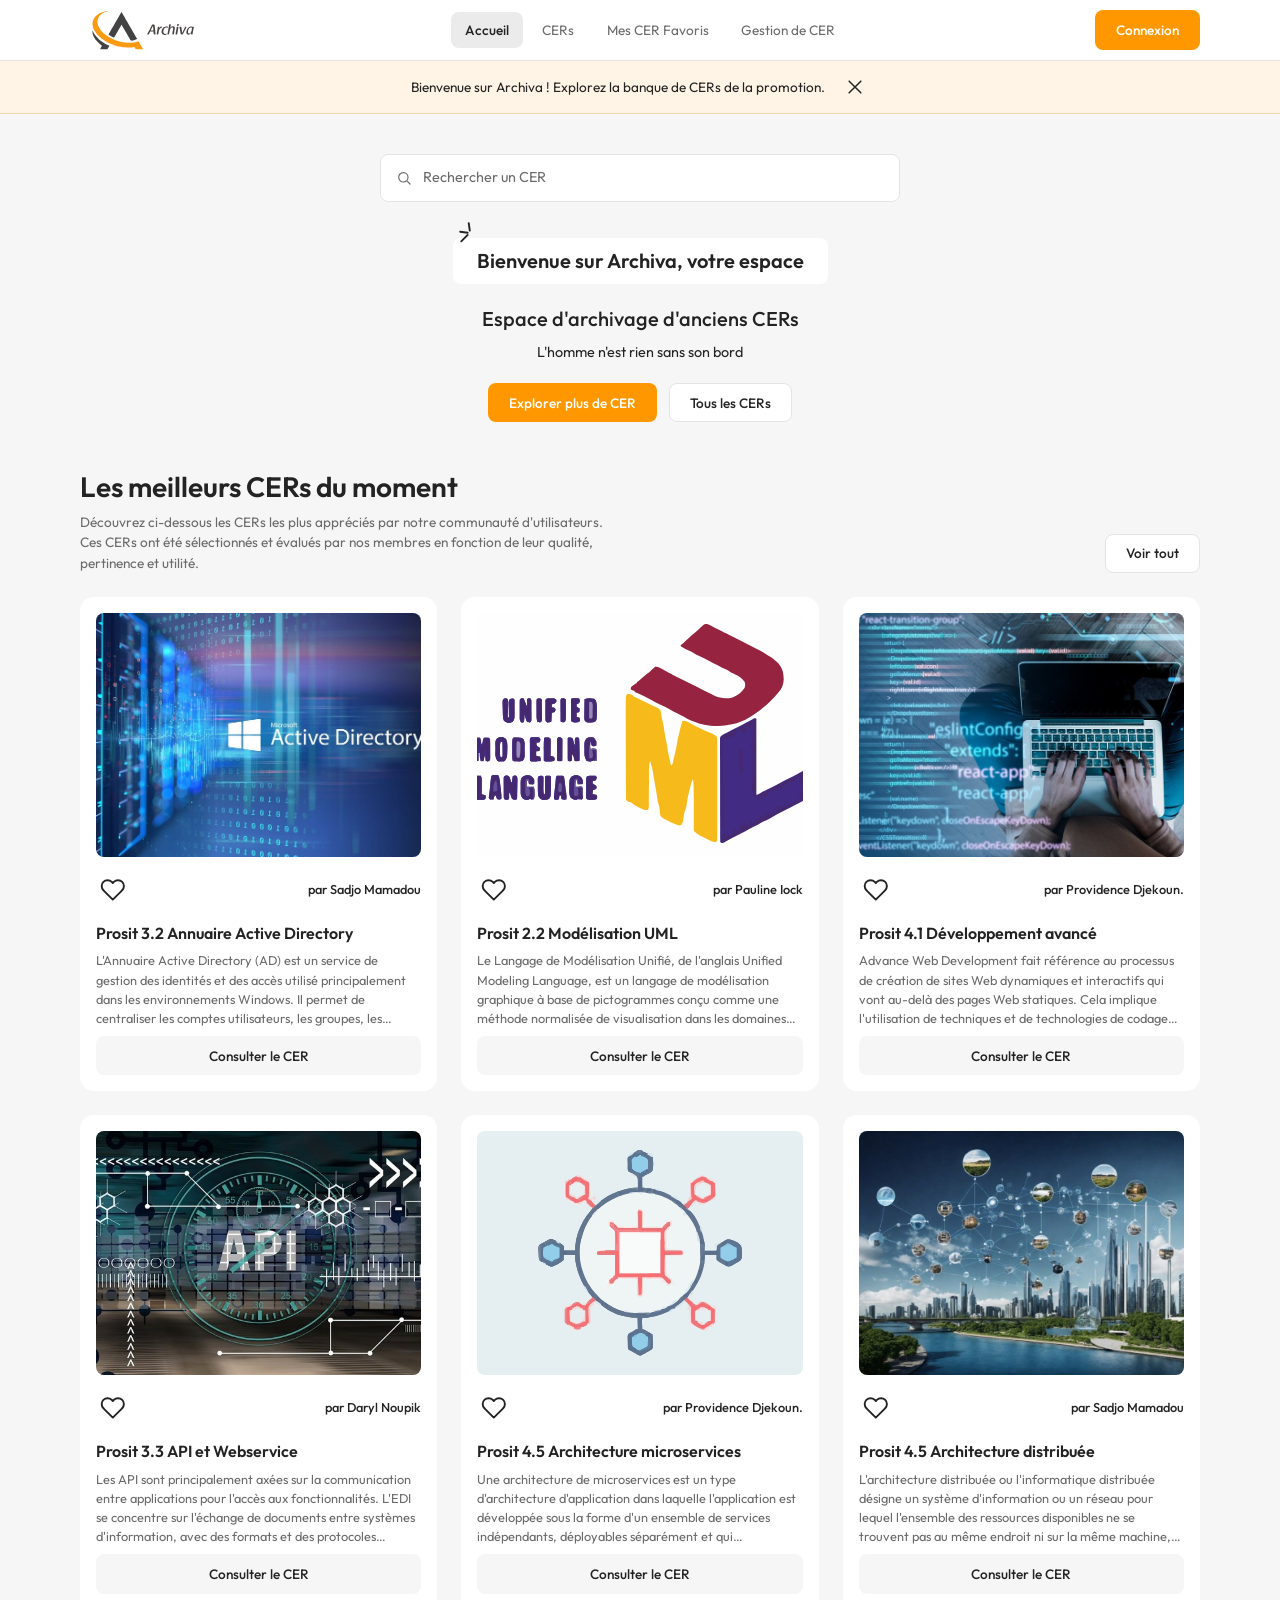
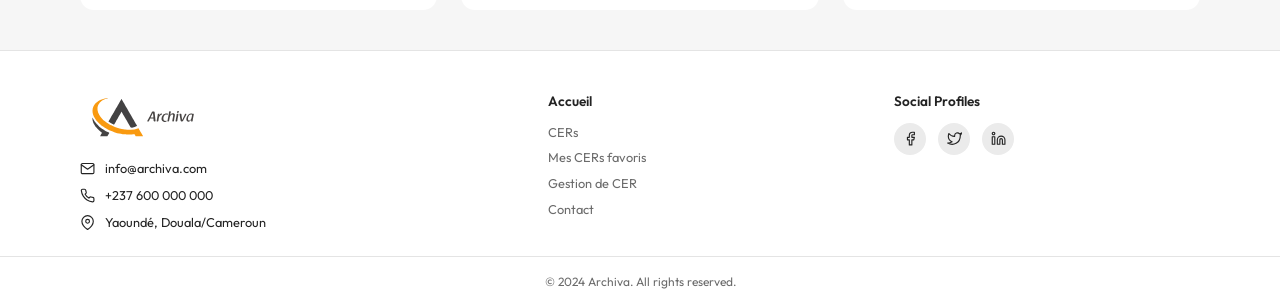
<file: index.html>
<!DOCTYPE html>
<html lang="fr">
<head>
    <meta charset="UTF-8">
    <meta name="viewport" content="width=device-width, initial-scale=1.0">
    <title>Archiva – Accueil</title>
    <link rel="preconnect" href="https://fonts.googleapis.com">
    <link rel="preconnect" href="https://fonts.gstatic.com" crossorigin>
    <link rel="stylesheet" href="https://fonts.googleapis.com/css2?family=Outfit:wght@400;500;600;700&display=swap">
    <link rel="stylesheet" href="styles/styles.css">
</head>
<body class="page">

    <header class="header">
        <nav class="header__nav container" aria-label="Navigation principale">
            <a class="header__logo" href="index.html">
                <img class="header__logo-img" src="assets/images/logo.svg" alt="Archiva Logo">
            </a>

            <!-- Menu mobile sans JavaScript : la case à cocher pilote l'affichage du panneau -->
            <input class="header__toggle visually-hidden" type="checkbox" id="menu-toggle">
            <label class="header__burger" for="menu-toggle">
                <svg class="icon" viewBox="0 0 24 24" aria-hidden="true"><path d="M3 6h18M3 12h18M3 18h18"/></svg>
                <span class="visually-hidden">Ouvrir le menu</span>
            </label>
            <label class="header__backdrop" for="menu-toggle"></label>

            <div class="header__panel">
                <label class="header__close" for="menu-toggle">
                    <svg class="icon" viewBox="0 0 24 24" aria-hidden="true"><path d="M5 5l14 14M19 5L5 19"/></svg>
                    <span class="visually-hidden">Fermer le menu</span>
                </label>
                <ul class="nav__list">
                        <li class="nav__item"><a class="nav__link nav__link--active" href="index.html" aria-current="page">Accueil</a></li>
                        <li class="nav__item"><a class="nav__link" href="cers.html">CERs</a></li>
                        <li class="nav__item"><a class="nav__link" href="favoris.html">Mes CER Favoris</a></li>
                        <li class="nav__item"><a class="nav__link" href="mes-cers.html">Gestion de CER</a></li>
                </ul>
                <a class="btn btn--primary header__cta" href="connexion.html">Connexion</a>
            </div>
        </nav>
    </header>

    <main class="page__main">

    <div class="banner" data-welcome-banner hidden>
        <p>Bienvenue sur Archiva ! Explorez la banque de CERs de la promotion.</p>
        <button class="banner__close" type="button" data-welcome-close aria-label="Fermer ce message">
            <svg class="icon" viewBox="0 0 24 24" aria-hidden="true"><path d="M5 5l14 14M19 5L5 19"/></svg>
        </button>
    </div>

        <section class="hero" aria-labelledby="hero-title">
            <div class="hero__inner container">
                <form class="hero__search" action="cers.html" method="get" role="search">
                    <label class="search ">
                <span class="visually-hidden">Rechercher un CER</span>
                <svg class="icon search__icon" viewBox="0 0 24 24" aria-hidden="true"><circle cx="11" cy="11" r="7"/><path d="M21 21l-4.35-4.35"/></svg>
                <input class="search__input" type="search" name="q" placeholder="Rechercher un CER">
            </label>
                </form>

                <h1 class="hero__title" id="hero-title">
                    <svg class="icon hero__spark" viewBox="0 0 24 24" aria-hidden="true"><path d="M4 20l6-6M3 11l7 1M11 3l1 7"/></svg>
                    Bienvenue sur Archiva, votre espace
                </h1>
                <p class="hero__subtitle">Espace d'archivage d'anciens CERs</p>
                <p class="hero__tagline">L'homme n'est rien sans son bord</p>

                <div class="hero__actions">
                    <a class="btn btn--primary" href="cers.html">Explorer plus de CER</a>
                    <a class="btn btn--light" href="cers.html">Tous les CERs</a>
                </div>
            </div>
        </section>

        <section class="section container" aria-labelledby="best-title">
            <div class="section__head">
                <div>
                    <h2 class="section__title" id="best-title">Les meilleurs CERs du moment</h2>
                    <p class="section__lead">Découvrez ci-dessous les CERs les plus appréciés par notre communauté d'utilisateurs. Ces CERs ont été sélectionnés et évalués par nos membres en fonction de leur qualité, pertinence et utilité.</p>
                </div>
                <a class="btn btn--light" href="cers.html">Voir tout</a>
            </div>

        <div class="cer-grid">
            <article class="cer-card">
                <img class="cer-card__image" src="assets/images/active-directory.svg" alt="Active Directory">
            <div class="cer-card__meta">
                <label class="cer-card__fav">
                    <input class="cer-card__fav-input" type="checkbox" aria-label="Ajouter aux favoris : Prosit 3.2 Annuaire Active Directory">
                    <svg class="icon cer-card__fav-icon" viewBox="0 0 24 24" aria-hidden="true"><path d="M20.8 4.6a5.5 5.5 0 0 0-7.8 0L12 5.7l-1-1.1a5.5 5.5 0 0 0-7.8 7.8l1 1.1L12 21.2l7.8-7.7 1-1.1a5.5 5.5 0 0 0 0-7.8z"/></svg>
                </label>
                <span class="cer-card__author">par Sadjo Mamadou</span>
            </div>
                <div class="cer-card__body">
                    <h3 class="cer-card__title">Prosit 3.2 Annuaire Active Directory</h3>
                    <p class="cer-card__description">L'Annuaire Active Directory (AD) est un service de gestion des identités et des accès utilisé principalement dans les environnements Windows. Il permet de centraliser les comptes utilisateurs, les groupes, les ordinateurs et les stratégies de sécurité d'une organisation.</p>
                    <a class="btn btn--soft btn--block cer-card__cta" href="#">Consulter le CER</a>
                </div>
            </article>
            <article class="cer-card">
                <img class="cer-card__image" src="assets/images/uml.svg" alt="Unified Modeling Language">
            <div class="cer-card__meta">
                <label class="cer-card__fav">
                    <input class="cer-card__fav-input" type="checkbox" aria-label="Ajouter aux favoris : Prosit 2.2 Modélisation UML">
                    <svg class="icon cer-card__fav-icon" viewBox="0 0 24 24" aria-hidden="true"><path d="M20.8 4.6a5.5 5.5 0 0 0-7.8 0L12 5.7l-1-1.1a5.5 5.5 0 0 0-7.8 7.8l1 1.1L12 21.2l7.8-7.7 1-1.1a5.5 5.5 0 0 0 0-7.8z"/></svg>
                </label>
                <span class="cer-card__author">par Pauline Iock</span>
            </div>
                <div class="cer-card__body">
                    <h3 class="cer-card__title">Prosit 2.2 Modélisation UML</h3>
                    <p class="cer-card__description">Le Langage de Modélisation Unifié, de l'anglais Unified Modeling Language, est un langage de modélisation graphique à base de pictogrammes conçu comme une méthode normalisée de visualisation dans les domaines du développement logiciel et de la conception orientée objet.</p>
                    <a class="btn btn--soft btn--block cer-card__cta" href="#">Consulter le CER</a>
                </div>
            </article>
            <article class="cer-card">
                <img class="cer-card__image" src="assets/images/advanced-dev.svg" alt="Développement avancé">
            <div class="cer-card__meta">
                <label class="cer-card__fav">
                    <input class="cer-card__fav-input" type="checkbox" aria-label="Ajouter aux favoris : Prosit 4.1 Développement avancé">
                    <svg class="icon cer-card__fav-icon" viewBox="0 0 24 24" aria-hidden="true"><path d="M20.8 4.6a5.5 5.5 0 0 0-7.8 0L12 5.7l-1-1.1a5.5 5.5 0 0 0-7.8 7.8l1 1.1L12 21.2l7.8-7.7 1-1.1a5.5 5.5 0 0 0 0-7.8z"/></svg>
                </label>
                <span class="cer-card__author">par Providence Djekoun.</span>
            </div>
                <div class="cer-card__body">
                    <h3 class="cer-card__title">Prosit 4.1 Développement avancé</h3>
                    <p class="cer-card__description">Advance Web Development fait référence au processus de création de sites Web dynamiques et interactifs qui vont au-delà des pages Web statiques. Cela implique l'utilisation de techniques et de technologies de codage avancées pour créer des sites Web fonctionnels et visuellement attrayants qui améliorent l'expérience utilisateur.</p>
                    <a class="btn btn--soft btn--block cer-card__cta" href="#">Consulter le CER</a>
                </div>
            </article>
            <article class="cer-card">
                <img class="cer-card__image" src="assets/images/api.svg" alt="API et Webservice">
            <div class="cer-card__meta">
                <label class="cer-card__fav">
                    <input class="cer-card__fav-input" type="checkbox" aria-label="Ajouter aux favoris : Prosit 3.3 API et Webservice">
                    <svg class="icon cer-card__fav-icon" viewBox="0 0 24 24" aria-hidden="true"><path d="M20.8 4.6a5.5 5.5 0 0 0-7.8 0L12 5.7l-1-1.1a5.5 5.5 0 0 0-7.8 7.8l1 1.1L12 21.2l7.8-7.7 1-1.1a5.5 5.5 0 0 0 0-7.8z"/></svg>
                </label>
                <span class="cer-card__author">par Daryl Noupik</span>
            </div>
                <div class="cer-card__body">
                    <h3 class="cer-card__title">Prosit 3.3 API et Webservice</h3>
                    <p class="cer-card__description">Les API sont principalement axées sur la communication entre applications pour l'accès aux fonctionnalités. L'EDI se concentre sur l'échange de documents entre systèmes d'information, avec des formats et des protocoles standardisés.</p>
                    <a class="btn btn--soft btn--block cer-card__cta" href="#">Consulter le CER</a>
                </div>
            </article>
            <article class="cer-card">
                <img class="cer-card__image" src="assets/images/microservices.svg" alt="Architecture microservices">
            <div class="cer-card__meta">
                <label class="cer-card__fav">
                    <input class="cer-card__fav-input" type="checkbox" aria-label="Ajouter aux favoris : Prosit 4.5 Architecture microservices">
                    <svg class="icon cer-card__fav-icon" viewBox="0 0 24 24" aria-hidden="true"><path d="M20.8 4.6a5.5 5.5 0 0 0-7.8 0L12 5.7l-1-1.1a5.5 5.5 0 0 0-7.8 7.8l1 1.1L12 21.2l7.8-7.7 1-1.1a5.5 5.5 0 0 0 0-7.8z"/></svg>
                </label>
                <span class="cer-card__author">par Providence Djekoun.</span>
            </div>
                <div class="cer-card__body">
                    <h3 class="cer-card__title">Prosit 4.5 Architecture microservices</h3>
                    <p class="cer-card__description">Une architecture de microservices est un type d'architecture d'application dans laquelle l'application est développée sous la forme d'un ensemble de services indépendants, déployables séparément et qui communiquent entre eux par des interfaces légères.</p>
                    <a class="btn btn--soft btn--block cer-card__cta" href="#">Consulter le CER</a>
                </div>
            </article>
            <article class="cer-card">
                <img class="cer-card__image" src="assets/images/distributed.svg" alt="Architecture distribuée">
            <div class="cer-card__meta">
                <label class="cer-card__fav">
                    <input class="cer-card__fav-input" type="checkbox" aria-label="Ajouter aux favoris : Prosit 4.5 Architecture distribuée">
                    <svg class="icon cer-card__fav-icon" viewBox="0 0 24 24" aria-hidden="true"><path d="M20.8 4.6a5.5 5.5 0 0 0-7.8 0L12 5.7l-1-1.1a5.5 5.5 0 0 0-7.8 7.8l1 1.1L12 21.2l7.8-7.7 1-1.1a5.5 5.5 0 0 0 0-7.8z"/></svg>
                </label>
                <span class="cer-card__author">par Sadjo Mamadou</span>
            </div>
                <div class="cer-card__body">
                    <h3 class="cer-card__title">Prosit 4.5 Architecture distribuée</h3>
                    <p class="cer-card__description">L'architecture distribuée ou l'informatique distribuée désigne un système d'information ou un réseau pour lequel l'ensemble des ressources disponibles ne se trouvent pas au même endroit ni sur la même machine, mais sont réparties sur plusieurs nœuds.</p>
                    <a class="btn btn--soft btn--block cer-card__cta" href="#">Consulter le CER</a>
                </div>
            </article>
        </div>
        </section>
    </main>

    <footer class="footer">
        <div class="footer__inner container">
            <div class="footer__brand">
                <img class="footer__logo-img" src="assets/images/logo.svg" alt="Archiva Logo">
                <address class="footer__contact">
                    <span class="footer__contact-item"><svg class="icon" viewBox="0 0 24 24" aria-hidden="true"><path d="M4 4h16a2 2 0 0 1 2 2v12a2 2 0 0 1-2 2H4a2 2 0 0 1-2-2V6a2 2 0 0 1 2-2z"/><path d="M22 6l-10 7L2 6"/></svg> info@archiva.com</span>
                    <span class="footer__contact-item"><svg class="icon" viewBox="0 0 24 24" aria-hidden="true"><path d="M22 16.92v3a2 2 0 0 1-2.18 2 19.79 19.79 0 0 1-8.63-3.07 19.5 19.5 0 0 1-6-6 19.79 19.79 0 0 1-3.07-8.67A2 2 0 0 1 4.11 2h3a2 2 0 0 1 2 1.72 12.84 12.84 0 0 0 .7 2.81 2 2 0 0 1-.45 2.11L8.09 9.91a16 16 0 0 0 6 6l1.27-1.27a2 2 0 0 1 2.11-.45 12.84 12.84 0 0 0 2.81.7A2 2 0 0 1 22 16.92z"/></svg> +237 600 000 000</span>
                    <span class="footer__contact-item"><svg class="icon" viewBox="0 0 24 24" aria-hidden="true"><path d="M21 10c0 7-9 13-9 13s-9-6-9-13a9 9 0 0 1 18 0z"/><circle cx="12" cy="10" r="3"/></svg> Yaoundé, Douala/Cameroun</span>
                </address>
            </div>

            <div>
                <h2 class="footer__heading">Accueil</h2>
                <ul class="footer__list">
                    <li><a class="footer__link" href="cers.html">CERs</a></li>
                    <li><a class="footer__link" href="favoris.html">Mes CERs favoris</a></li>
                    <li><a class="footer__link" href="mes-cers.html">Gestion de CER</a></li>
                    <li><a class="footer__link" href="contact.html">Contact</a></li>
                </ul>
            </div>

            <div>
                <h2 class="footer__heading">Social Profiles</h2>
                <div class="footer__social">
                    <a class="footer__social-link" href="#" aria-label="Facebook"><svg class="icon" viewBox="0 0 24 24" aria-hidden="true"><path d="M18 2h-3a5 5 0 0 0-5 5v3H7v4h3v8h4v-8h3l1-4h-4V7a1 1 0 0 1 1-1h3z"/></svg></a>
                    <a class="footer__social-link" href="#" aria-label="Twitter"><svg class="icon" viewBox="0 0 24 24" aria-hidden="true"><path d="M23 3a10.9 10.9 0 0 1-3.14 1.53 4.48 4.48 0 0 0-7.86 3v1A10.66 10.66 0 0 1 3 4s-4 9 5 13a11.64 11.64 0 0 1-7 2c9 5 20 0 20-11.5a4.5 4.5 0 0 0-.08-.83A7.72 7.72 0 0 0 23 3z"/></svg></a>
                    <a class="footer__social-link" href="#" aria-label="LinkedIn"><svg class="icon" viewBox="0 0 24 24" aria-hidden="true"><path d="M16 8a6 6 0 0 1 6 6v7h-4v-7a2 2 0 0 0-4 0v7h-4v-7a6 6 0 0 1 6-6z"/><rect x="2" y="9" width="4" height="12"/><circle cx="4" cy="4" r="2"/></svg></a>
                </div>
            </div>
        </div>
        <p class="footer__copyright">© 2024 Archiva. All rights reserved.</p>
    </footer>

    <script src="scripts/script.js" defer></script>

</body>
</html>
</file>
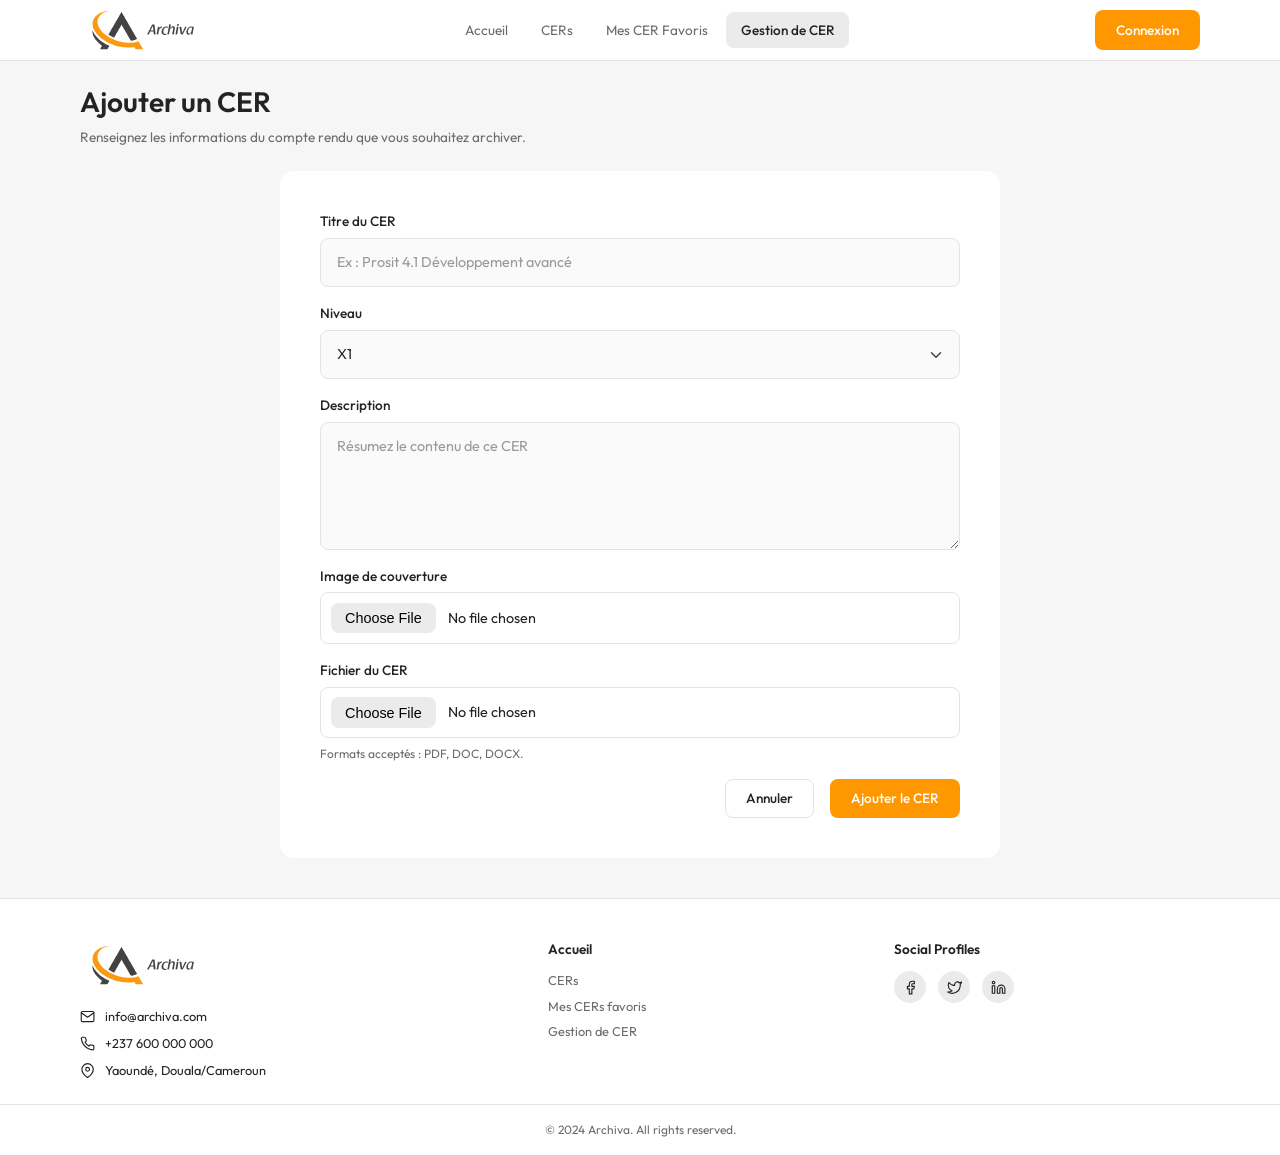
<file: ajouter-cer.html>
<!DOCTYPE html>
<html lang="fr">
<head>
    <meta charset="UTF-8">
    <meta name="viewport" content="width=device-width, initial-scale=1.0">
    <title>Archiva – Ajouter un CER</title>
    <link rel="preconnect" href="https://fonts.googleapis.com">
    <link rel="preconnect" href="https://fonts.gstatic.com" crossorigin>
    <link rel="stylesheet" href="https://fonts.googleapis.com/css2?family=Outfit:wght@400;500;600;700&display=swap">
    <link rel="stylesheet" href="styles/styles.css">
</head>
<body class="page">
    

    <header class="header">
        <nav class="header__nav container" aria-label="Navigation principale">
            <a class="header__logo" href="index.html">
                <img class="header__logo-img" src="assets/images/logo.svg" alt="Archiva Logo">
            </a>

            <!-- Menu mobile sans JavaScript : la case à cocher pilote l'affichage du panneau -->
            <input class="header__toggle visually-hidden" type="checkbox" id="menu-toggle">
            <label class="header__burger" for="menu-toggle">
                <svg class="icon" viewBox="0 0 24 24" aria-hidden="true"><path d="M3 6h18M3 12h18M3 18h18"/></svg>
                <span class="visually-hidden">Ouvrir le menu</span>
            </label>
            <label class="header__backdrop" for="menu-toggle"></label>

            <div class="header__panel">
                <label class="header__close" for="menu-toggle">
                    <svg class="icon" viewBox="0 0 24 24" aria-hidden="true"><path d="M5 5l14 14M19 5L5 19"/></svg>
                    <span class="visually-hidden">Fermer le menu</span>
                </label>
                <ul class="nav__list">
                        <li class="nav__item"><a class="nav__link" href="index.html">Accueil</a></li>
                        <li class="nav__item"><a class="nav__link" href="cers.html">CERs</a></li>
                        <li class="nav__item"><a class="nav__link" href="favoris.html">Mes CER Favoris</a></li>
                        <li class="nav__item"><a class="nav__link nav__link--active" href="mes-cers.html" aria-current="page">Gestion de CER</a></li>
                </ul>
                <a class="btn btn--primary header__cta" href="connexion.html">Connexion</a>
            </div>
        </nav>
    </header>

    <main class="page__main">

        <section class="section container" aria-labelledby="add-title">
            <div class="section__head">
                <div>
                    <h1 class="section__title" id="add-title">Ajouter un CER</h1>
                    <p class="section__lead">Renseignez les informations du compte rendu que vous souhaitez archiver.</p>
                </div>
            </div>

            <div class="panel">
                <form class="form" action="mes-cers.html" method="post">
                    <div class="form__field">
                        <label class="form__label" for="titre">Titre du CER</label>
                        <input class="form__control" type="text" id="titre" name="titre" placeholder="Ex : Prosit 4.1 Développement avancé" required>
                    </div>

                    <div class="form__field">
                        <label class="form__label" for="niveau">Niveau</label>
                        <select class="form__control form__control--select" id="niveau" name="niveau" required>
                            <option value="x1">X1</option>
                            <option value="x2">X2</option>
                            <option value="x3">X3</option>
                        </select>
                    </div>

                    <div class="form__field">
                        <label class="form__label" for="description">Description</label>
                        <textarea class="form__control form__control--textarea" id="description" name="description" placeholder="Résumez le contenu de ce CER" required></textarea>
                    </div>

                    <div class="form__field">
                        <label class="form__label" for="image">Image de couverture</label>
                        <input class="form__control form__control--file" type="file" id="image" name="image" accept="image/*">
                    </div>

                    <div class="form__field">
                        <label class="form__label" for="fichier">Fichier du CER</label>
                        <input class="form__control form__control--file" type="file" id="fichier" name="fichier" accept=".pdf,.doc,.docx" required>
                        <span class="form__hint">Formats acceptés : PDF, DOC, DOCX.</span>
                    </div>

                    <div class="form__actions">
                        <a class="btn btn--light" href="mes-cers.html">Annuler</a>
                        <button class="btn btn--primary" type="submit">Ajouter le CER</button>
                    </div>
                </form>
            </div>
        </section>
    </main>

    <footer class="footer">
        <div class="footer__inner container">
            <div class="footer__brand">
                <img class="footer__logo-img" src="assets/images/logo.svg" alt="Archiva Logo">
                <address class="footer__contact">
                    <span class="footer__contact-item"><svg class="icon" viewBox="0 0 24 24" aria-hidden="true"><path d="M4 4h16a2 2 0 0 1 2 2v12a2 2 0 0 1-2 2H4a2 2 0 0 1-2-2V6a2 2 0 0 1 2-2z"/><path d="M22 6l-10 7L2 6"/></svg> info@archiva.com</span>
                    <span class="footer__contact-item"><svg class="icon" viewBox="0 0 24 24" aria-hidden="true"><path d="M22 16.92v3a2 2 0 0 1-2.18 2 19.79 19.79 0 0 1-8.63-3.07 19.5 19.5 0 0 1-6-6 19.79 19.79 0 0 1-3.07-8.67A2 2 0 0 1 4.11 2h3a2 2 0 0 1 2 1.72 12.84 12.84 0 0 0 .7 2.81 2 2 0 0 1-.45 2.11L8.09 9.91a16 16 0 0 0 6 6l1.27-1.27a2 2 0 0 1 2.11-.45 12.84 12.84 0 0 0 2.81.7A2 2 0 0 1 22 16.92z"/></svg> +237 600 000 000</span>
                    <span class="footer__contact-item"><svg class="icon" viewBox="0 0 24 24" aria-hidden="true"><path d="M21 10c0 7-9 13-9 13s-9-6-9-13a9 9 0 0 1 18 0z"/><circle cx="12" cy="10" r="3"/></svg> Yaoundé, Douala/Cameroun</span>
                </address>
            </div>

            <div>
                <h2 class="footer__heading">Accueil</h2>
                <ul class="footer__list">
                    <li><a class="footer__link" href="cers.html">CERs</a></li>
                    <li><a class="footer__link" href="favoris.html">Mes CERs favoris</a></li>
                    <li><a class="footer__link" href="mes-cers.html">Gestion de CER</a></li>
                </ul>
            </div>

            <div>
                <h2 class="footer__heading">Social Profiles</h2>
                <div class="footer__social">
                    <a class="footer__social-link" href="#" aria-label="Facebook"><svg class="icon" viewBox="0 0 24 24" aria-hidden="true"><path d="M18 2h-3a5 5 0 0 0-5 5v3H7v4h3v8h4v-8h3l1-4h-4V7a1 1 0 0 1 1-1h3z"/></svg></a>
                    <a class="footer__social-link" href="#" aria-label="Twitter"><svg class="icon" viewBox="0 0 24 24" aria-hidden="true"><path d="M23 3a10.9 10.9 0 0 1-3.14 1.53 4.48 4.48 0 0 0-7.86 3v1A10.66 10.66 0 0 1 3 4s-4 9 5 13a11.64 11.64 0 0 1-7 2c9 5 20 0 20-11.5a4.5 4.5 0 0 0-.08-.83A7.72 7.72 0 0 0 23 3z"/></svg></a>
                    <a class="footer__social-link" href="#" aria-label="LinkedIn"><svg class="icon" viewBox="0 0 24 24" aria-hidden="true"><path d="M16 8a6 6 0 0 1 6 6v7h-4v-7a2 2 0 0 0-4 0v7h-4v-7a6 6 0 0 1 6-6z"/><rect x="2" y="9" width="4" height="12"/><circle cx="4" cy="4" r="2"/></svg></a>
                </div>
            </div>
        </div>
        <p class="footer__copyright">© 2024 Archiva. All rights reserved.</p>
    </footer>
<script src="scripts/script.js" defer></script>
</body>
</html>
</file>
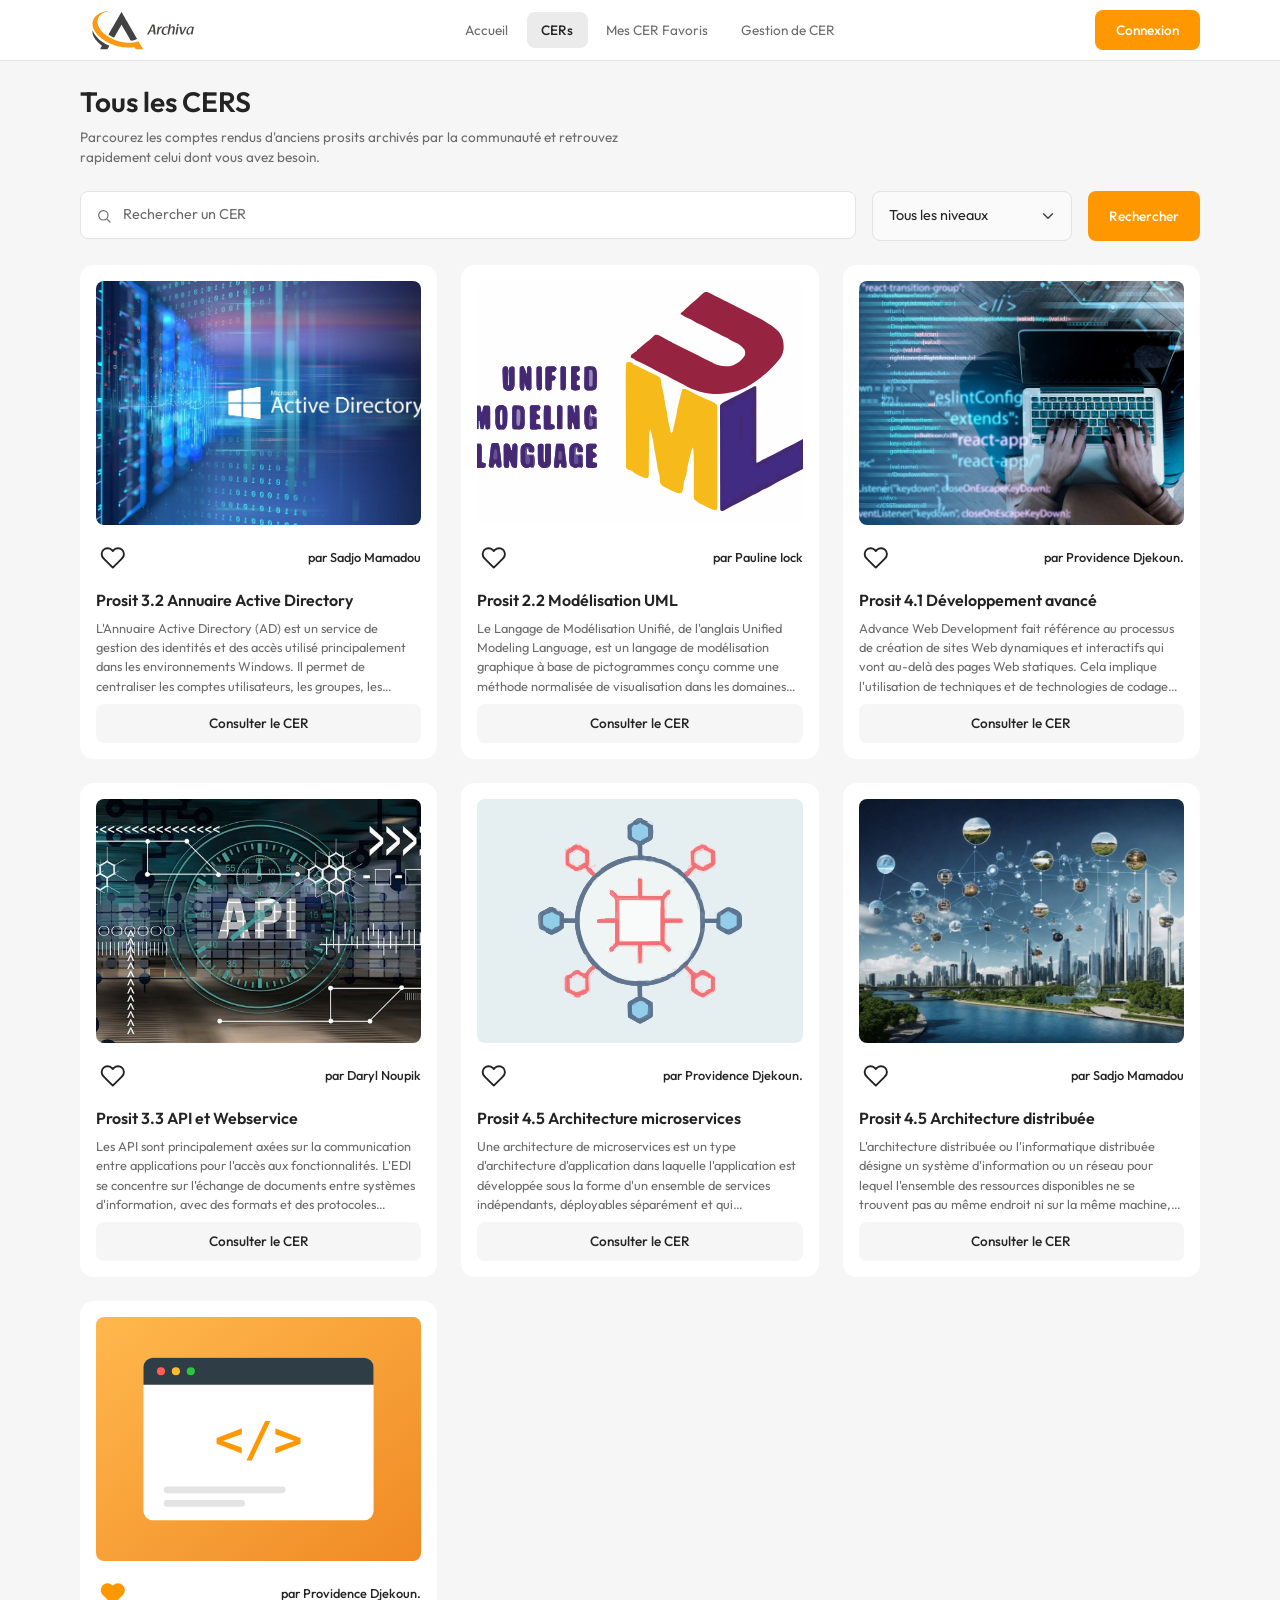
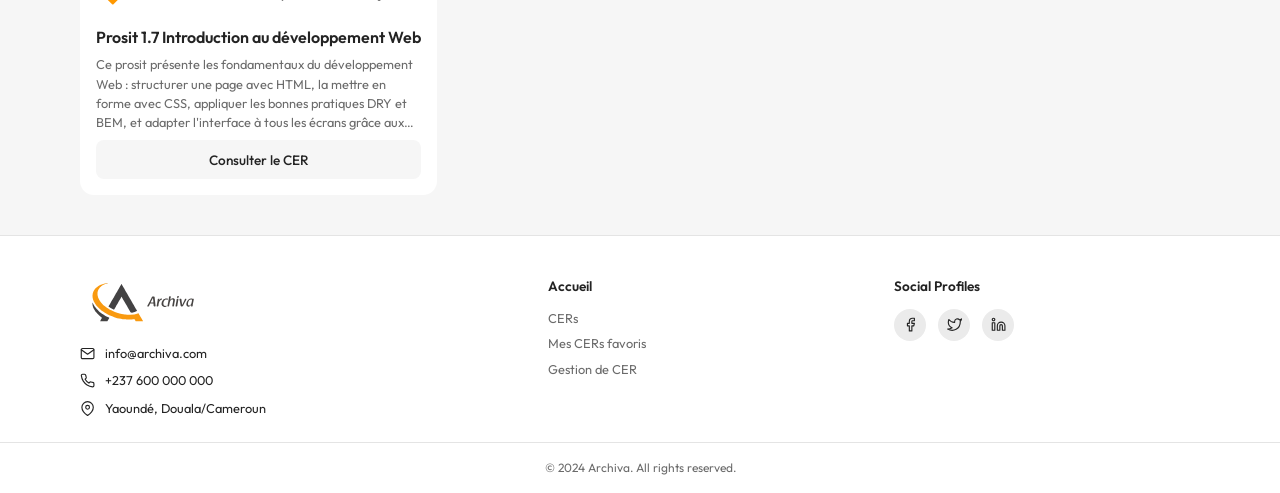
<file: cers.html>
<!DOCTYPE html>
<html lang="fr">
<head>
    <meta charset="UTF-8">
    <meta name="viewport" content="width=device-width, initial-scale=1.0">
    <title>Archiva – CERs</title>
    <link rel="preconnect" href="https://fonts.googleapis.com">
    <link rel="preconnect" href="https://fonts.gstatic.com" crossorigin>
    <link rel="stylesheet" href="https://fonts.googleapis.com/css2?family=Outfit:wght@400;500;600;700&display=swap">
    <link rel="stylesheet" href="styles/styles.css">
</head>
<body class="page">
    <script src="scripts/script.js" defer></script>
    <header class="header">
        <nav class="header__nav container" aria-label="Navigation principale">
            <a class="header__logo" href="index.html">
                <img class="header__logo-img" src="assets/images/logo.svg" alt="Archiva Logo">
            </a>

            <!-- Menu mobile sans JavaScript : la case à cocher pilote l'affichage du panneau -->
            <input class="header__toggle visually-hidden" type="checkbox" id="menu-toggle">
            <label class="header__burger" for="menu-toggle">
                <svg class="icon" viewBox="0 0 24 24" aria-hidden="true"><path d="M3 6h18M3 12h18M3 18h18"/></svg>
                <span class="visually-hidden">Ouvrir le menu</span>
            </label>
            <label class="header__backdrop" for="menu-toggle"></label>

            <div class="header__panel">
                <label class="header__close" for="menu-toggle">
                    <svg class="icon" viewBox="0 0 24 24" aria-hidden="true"><path d="M5 5l14 14M19 5L5 19"/></svg>
                    <span class="visually-hidden">Fermer le menu</span>
                </label>
                <ul class="nav__list">
                        <li class="nav__item"><a class="nav__link" href="index.html">Accueil</a></li>
                        <li class="nav__item"><a class="nav__link nav__link--active" href="cers.html" aria-current="page">CERs</a></li>
                        <li class="nav__item"><a class="nav__link" href="favoris.html">Mes CER Favoris</a></li>
                        <li class="nav__item"><a class="nav__link" href="mes-cers.html">Gestion de CER</a></li>
                </ul>
                <a class="btn btn--primary header__cta" href="connexion.html">Connexion</a>
            </div>
        </nav>
    </header>

    <main class="page__main">

        <section class="section container" aria-labelledby="cers-title">
            <div class="section__head">
                <div>
                    <h1 class="section__title" id="cers-title">Tous les CERS</h1>
                    <p class="section__lead">Parcourez les comptes rendus d'anciens prosits archivés par la communauté et retrouvez rapidement celui dont vous avez besoin.</p>
                </div>
            </div>

            <form class="toolbar" action="cers.html" method="get" role="search">
                <label class="search toolbar__search">
                <span class="visually-hidden">Rechercher un CER</span>
                <svg class="icon search__icon" viewBox="0 0 24 24" aria-hidden="true"><circle cx="11" cy="11" r="7"/><path d="M21 21l-4.35-4.35"/></svg>
                <input class="search__input" type="search" name="q" placeholder="Rechercher un CER">
            </label>
                <label class="toolbar__select">
                    <span class="visually-hidden">Filtrer par niveau</span>
                    <select class="form__control form__control--select" name="niveau">
                        <option value="">Tous les niveaux</option>
                        <option value="x1">X1</option>
                        <option value="x2">X2</option>
                        <option value="x3">X3</option>
                    </select>
                </label>
                <button class="btn btn--primary" type="submit">Rechercher</button>
            </form>

        <div class="cer-grid">
            <article class="cer-card">
                <img class="cer-card__image" src="assets/images/active-directory.svg" alt="Active Directory">
            <div class="cer-card__meta">
                <label class="cer-card__fav">
                    <input class="cer-card__fav-input" type="checkbox" aria-label="Ajouter aux favoris : Prosit 3.2 Annuaire Active Directory">
                    <svg class="icon cer-card__fav-icon" viewBox="0 0 24 24" aria-hidden="true"><path d="M20.8 4.6a5.5 5.5 0 0 0-7.8 0L12 5.7l-1-1.1a5.5 5.5 0 0 0-7.8 7.8l1 1.1L12 21.2l7.8-7.7 1-1.1a5.5 5.5 0 0 0 0-7.8z"/></svg>
                </label>
                <span class="cer-card__author">par Sadjo Mamadou</span>
            </div>
                <div class="cer-card__body">
                    <h3 class="cer-card__title">Prosit 3.2 Annuaire Active Directory</h3>
                    <p class="cer-card__description">L'Annuaire Active Directory (AD) est un service de gestion des identités et des accès utilisé principalement dans les environnements Windows. Il permet de centraliser les comptes utilisateurs, les groupes, les ordinateurs et les stratégies de sécurité d'une organisation.</p>
                    <a class="btn btn--soft btn--block cer-card__cta" href="#">Consulter le CER</a>
                </div>
            </article>
            <article class="cer-card">
                <img class="cer-card__image" src="assets/images/uml.svg" alt="Unified Modeling Language">
            <div class="cer-card__meta">
                <label class="cer-card__fav">
                    <input class="cer-card__fav-input" type="checkbox" aria-label="Ajouter aux favoris : Prosit 2.2 Modélisation UML">
                    <svg class="icon cer-card__fav-icon" viewBox="0 0 24 24" aria-hidden="true"><path d="M20.8 4.6a5.5 5.5 0 0 0-7.8 0L12 5.7l-1-1.1a5.5 5.5 0 0 0-7.8 7.8l1 1.1L12 21.2l7.8-7.7 1-1.1a5.5 5.5 0 0 0 0-7.8z"/></svg>
                </label>
                <span class="cer-card__author">par Pauline Iock</span>
            </div>
                <div class="cer-card__body">
                    <h3 class="cer-card__title">Prosit 2.2 Modélisation UML</h3>
                    <p class="cer-card__description">Le Langage de Modélisation Unifié, de l'anglais Unified Modeling Language, est un langage de modélisation graphique à base de pictogrammes conçu comme une méthode normalisée de visualisation dans les domaines du développement logiciel et de la conception orientée objet.</p>
                    <a class="btn btn--soft btn--block cer-card__cta" href="#">Consulter le CER</a>
                </div>
            </article>
            <article class="cer-card">
                <img class="cer-card__image" src="assets/images/advanced-dev.svg" alt="Développement avancé">
            <div class="cer-card__meta">
                <label class="cer-card__fav">
                    <input class="cer-card__fav-input" type="checkbox" aria-label="Ajouter aux favoris : Prosit 4.1 Développement avancé">
                    <svg class="icon cer-card__fav-icon" viewBox="0 0 24 24" aria-hidden="true"><path d="M20.8 4.6a5.5 5.5 0 0 0-7.8 0L12 5.7l-1-1.1a5.5 5.5 0 0 0-7.8 7.8l1 1.1L12 21.2l7.8-7.7 1-1.1a5.5 5.5 0 0 0 0-7.8z"/></svg>
                </label>
                <span class="cer-card__author">par Providence Djekoun.</span>
            </div>
                <div class="cer-card__body">
                    <h3 class="cer-card__title">Prosit 4.1 Développement avancé</h3>
                    <p class="cer-card__description">Advance Web Development fait référence au processus de création de sites Web dynamiques et interactifs qui vont au-delà des pages Web statiques. Cela implique l'utilisation de techniques et de technologies de codage avancées pour créer des sites Web fonctionnels et visuellement attrayants qui améliorent l'expérience utilisateur.</p>
                    <a class="btn btn--soft btn--block cer-card__cta" href="#">Consulter le CER</a>
                </div>
            </article>
            <article class="cer-card">
                <img class="cer-card__image" src="assets/images/api.svg" alt="API et Webservice">
            <div class="cer-card__meta">
                <label class="cer-card__fav">
                    <input class="cer-card__fav-input" type="checkbox" aria-label="Ajouter aux favoris : Prosit 3.3 API et Webservice">
                    <svg class="icon cer-card__fav-icon" viewBox="0 0 24 24" aria-hidden="true"><path d="M20.8 4.6a5.5 5.5 0 0 0-7.8 0L12 5.7l-1-1.1a5.5 5.5 0 0 0-7.8 7.8l1 1.1L12 21.2l7.8-7.7 1-1.1a5.5 5.5 0 0 0 0-7.8z"/></svg>
                </label>
                <span class="cer-card__author">par Daryl Noupik</span>
            </div>
                <div class="cer-card__body">
                    <h3 class="cer-card__title">Prosit 3.3 API et Webservice</h3>
                    <p class="cer-card__description">Les API sont principalement axées sur la communication entre applications pour l'accès aux fonctionnalités. L'EDI se concentre sur l'échange de documents entre systèmes d'information, avec des formats et des protocoles standardisés.</p>
                    <a class="btn btn--soft btn--block cer-card__cta" href="#">Consulter le CER</a>
                </div>
            </article>
            <article class="cer-card">
                <img class="cer-card__image" src="assets/images/microservices.svg" alt="Architecture microservices">
            <div class="cer-card__meta">
                <label class="cer-card__fav">
                    <input class="cer-card__fav-input" type="checkbox" aria-label="Ajouter aux favoris : Prosit 4.5 Architecture microservices">
                    <svg class="icon cer-card__fav-icon" viewBox="0 0 24 24" aria-hidden="true"><path d="M20.8 4.6a5.5 5.5 0 0 0-7.8 0L12 5.7l-1-1.1a5.5 5.5 0 0 0-7.8 7.8l1 1.1L12 21.2l7.8-7.7 1-1.1a5.5 5.5 0 0 0 0-7.8z"/></svg>
                </label>
                <span class="cer-card__author">par Providence Djekoun.</span>
            </div>
                <div class="cer-card__body">
                    <h3 class="cer-card__title">Prosit 4.5 Architecture microservices</h3>
                    <p class="cer-card__description">Une architecture de microservices est un type d'architecture d'application dans laquelle l'application est développée sous la forme d'un ensemble de services indépendants, déployables séparément et qui communiquent entre eux par des interfaces légères.</p>
                    <a class="btn btn--soft btn--block cer-card__cta" href="#">Consulter le CER</a>
                </div>
            </article>
            <article class="cer-card">
                <img class="cer-card__image" src="assets/images/distributed.svg" alt="Architecture distribuée">
            <div class="cer-card__meta">
                <label class="cer-card__fav">
                    <input class="cer-card__fav-input" type="checkbox" aria-label="Ajouter aux favoris : Prosit 4.5 Architecture distribuée">
                    <svg class="icon cer-card__fav-icon" viewBox="0 0 24 24" aria-hidden="true"><path d="M20.8 4.6a5.5 5.5 0 0 0-7.8 0L12 5.7l-1-1.1a5.5 5.5 0 0 0-7.8 7.8l1 1.1L12 21.2l7.8-7.7 1-1.1a5.5 5.5 0 0 0 0-7.8z"/></svg>
                </label>
                <span class="cer-card__author">par Sadjo Mamadou</span>
            </div>
                <div class="cer-card__body">
                    <h3 class="cer-card__title">Prosit 4.5 Architecture distribuée</h3>
                    <p class="cer-card__description">L'architecture distribuée ou l'informatique distribuée désigne un système d'information ou un réseau pour lequel l'ensemble des ressources disponibles ne se trouvent pas au même endroit ni sur la même machine, mais sont réparties sur plusieurs nœuds.</p>
                    <a class="btn btn--soft btn--block cer-card__cta" href="#">Consulter le CER</a>
                </div>
            </article>
            <article class="cer-card">
                <img class="cer-card__image" src="assets/images/web-intro.svg" alt="Introduction au développement Web">
            <div class="cer-card__meta">
                <label class="cer-card__fav">
                    <input class="cer-card__fav-input" type="checkbox" checked aria-label="Ajouter aux favoris : Prosit 1.7 Introduction au développement Web">
                    <svg class="icon cer-card__fav-icon" viewBox="0 0 24 24" aria-hidden="true"><path d="M20.8 4.6a5.5 5.5 0 0 0-7.8 0L12 5.7l-1-1.1a5.5 5.5 0 0 0-7.8 7.8l1 1.1L12 21.2l7.8-7.7 1-1.1a5.5 5.5 0 0 0 0-7.8z"/></svg>
                </label>
                <span class="cer-card__author">par Providence Djekoun.</span>
            </div>
                <div class="cer-card__body">
                    <h3 class="cer-card__title">Prosit 1.7 Introduction au développement Web</h3>
                    <p class="cer-card__description">Ce prosit présente les fondamentaux du développement Web : structurer une page avec HTML, la mettre en forme avec CSS, appliquer les bonnes pratiques DRY et BEM, et adapter l'interface à tous les écrans grâce aux media queries.</p>
                    <a class="btn btn--soft btn--block cer-card__cta" href="#">Consulter le CER</a>
                </div>
            </article>
        </div>
        </section>
    </main>

    <footer class="footer">
        <div class="footer__inner container">
            <div class="footer__brand">
                <img class="footer__logo-img" src="assets/images/logo.svg" alt="Archiva Logo">
                <address class="footer__contact">
                    <span class="footer__contact-item"><svg class="icon" viewBox="0 0 24 24" aria-hidden="true"><path d="M4 4h16a2 2 0 0 1 2 2v12a2 2 0 0 1-2 2H4a2 2 0 0 1-2-2V6a2 2 0 0 1 2-2z"/><path d="M22 6l-10 7L2 6"/></svg> info@archiva.com</span>
                    <span class="footer__contact-item"><svg class="icon" viewBox="0 0 24 24" aria-hidden="true"><path d="M22 16.92v3a2 2 0 0 1-2.18 2 19.79 19.79 0 0 1-8.63-3.07 19.5 19.5 0 0 1-6-6 19.79 19.79 0 0 1-3.07-8.67A2 2 0 0 1 4.11 2h3a2 2 0 0 1 2 1.72 12.84 12.84 0 0 0 .7 2.81 2 2 0 0 1-.45 2.11L8.09 9.91a16 16 0 0 0 6 6l1.27-1.27a2 2 0 0 1 2.11-.45 12.84 12.84 0 0 0 2.81.7A2 2 0 0 1 22 16.92z"/></svg> +237 600 000 000</span>
                    <span class="footer__contact-item"><svg class="icon" viewBox="0 0 24 24" aria-hidden="true"><path d="M21 10c0 7-9 13-9 13s-9-6-9-13a9 9 0 0 1 18 0z"/><circle cx="12" cy="10" r="3"/></svg> Yaoundé, Douala/Cameroun</span>
                </address>
            </div>

            <div>
                <h2 class="footer__heading">Accueil</h2>
                <ul class="footer__list">
                    <li><a class="footer__link" href="cers.html">CERs</a></li>
                    <li><a class="footer__link" href="favoris.html">Mes CERs favoris</a></li>
                    <li><a class="footer__link" href="mes-cers.html">Gestion de CER</a></li>
                </ul>
            </div>

            <div>
                <h2 class="footer__heading">Social Profiles</h2>
                <div class="footer__social">
                    <a class="footer__social-link" href="#" aria-label="Facebook"><svg class="icon" viewBox="0 0 24 24" aria-hidden="true"><path d="M18 2h-3a5 5 0 0 0-5 5v3H7v4h3v8h4v-8h3l1-4h-4V7a1 1 0 0 1 1-1h3z"/></svg></a>
                    <a class="footer__social-link" href="#" aria-label="Twitter"><svg class="icon" viewBox="0 0 24 24" aria-hidden="true"><path d="M23 3a10.9 10.9 0 0 1-3.14 1.53 4.48 4.48 0 0 0-7.86 3v1A10.66 10.66 0 0 1 3 4s-4 9 5 13a11.64 11.64 0 0 1-7 2c9 5 20 0 20-11.5a4.5 4.5 0 0 0-.08-.83A7.72 7.72 0 0 0 23 3z"/></svg></a>
                    <a class="footer__social-link" href="#" aria-label="LinkedIn"><svg class="icon" viewBox="0 0 24 24" aria-hidden="true"><path d="M16 8a6 6 0 0 1 6 6v7h-4v-7a2 2 0 0 0-4 0v7h-4v-7a6 6 0 0 1 6-6z"/><rect x="2" y="9" width="4" height="12"/><circle cx="4" cy="4" r="2"/></svg></a>
                </div>
            </div>
        </div>
        <p class="footer__copyright">© 2024 Archiva. All rights reserved.</p>
    </footer>

</body>
</html>
</file>
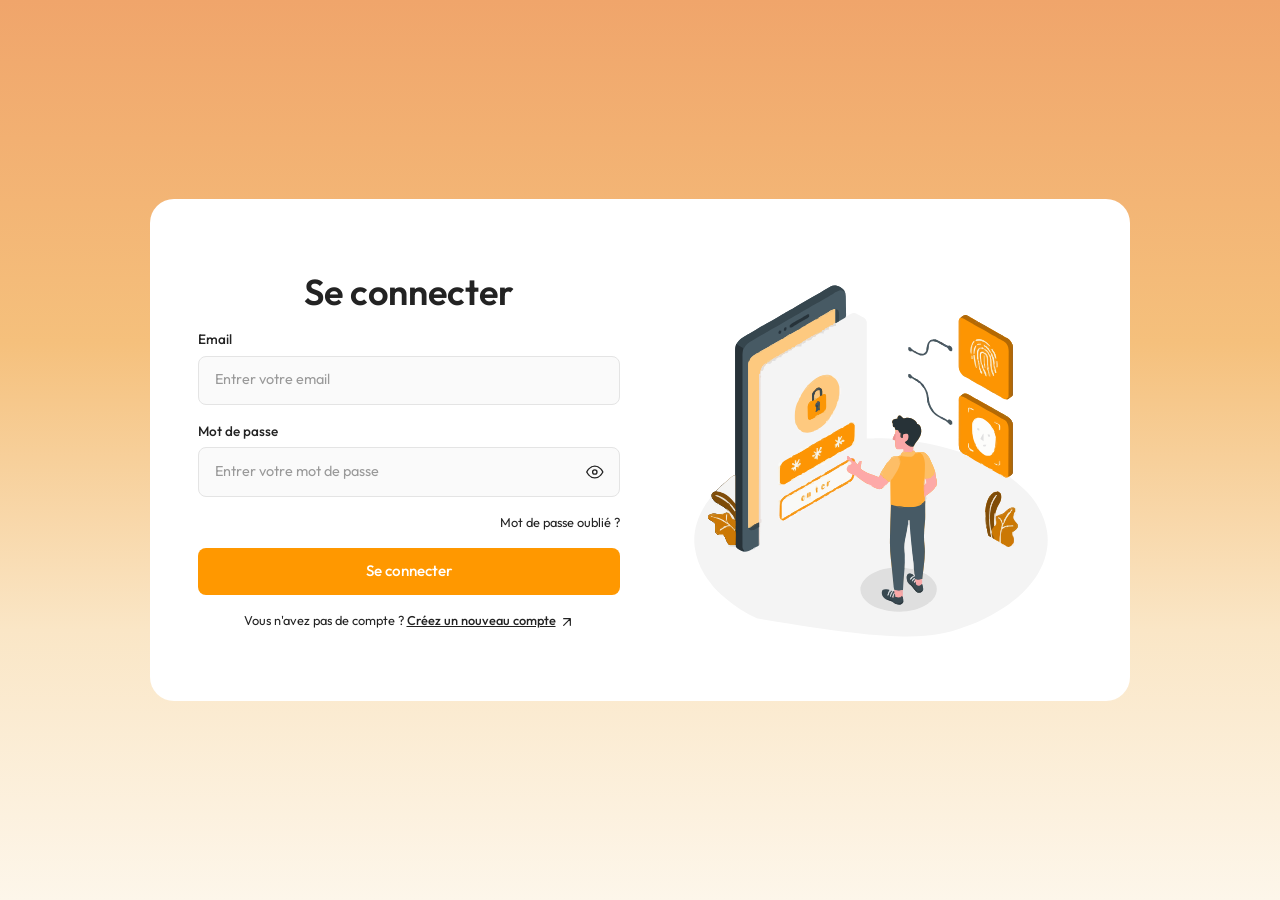
<file: connexion.html>
<!DOCTYPE html>
<html lang="fr">
<head>
    <meta charset="UTF-8">
    <meta name="viewport" content="width=device-width, initial-scale=1.0">
    <title>Archiva – Connexion</title>
    <link rel="preconnect" href="https://fonts.googleapis.com">
    <link rel="preconnect" href="https://fonts.gstatic.com" crossorigin>
    <link rel="stylesheet" href="https://fonts.googleapis.com/css2?family=Outfit:wght@400;500;600;700&display=swap">
    <link rel="stylesheet" href="styles/styles.css">
</head>
<body class="page page--auth">

    <main class="auth">
        <div class="auth__card">
            <div>
                <h1 class="auth__title">Se connecter</h1>
                <form class="form" action="index.html" method="post">
                    <div class="form__field">
                        <label class="form__label" for="email">Email</label>
                        <input class="form__control" type="email" id="email" name="email" placeholder="Entrer votre email" autocomplete="email" required>
                    </div>

                    <div class="form__field">
                        <label class="form__label" for="password">Mot de passe</label>
                        <div class="form__wrap">
                            <input class="form__control form__control--with-icon" type="password" id="password" name="password" placeholder="Entrer votre mot de passe" autocomplete="current-password" required>
                            <svg class="icon form__icon" viewBox="0 0 24 24" aria-hidden="true"><path d="M1 12s4-8 11-8 11 8 11 8-4 8-11 8-11-8-11-8z"/><circle cx="12" cy="12" r="3"/></svg>
                        </div>
                    </div>

                    <a class="form__link" href="#">Mot de passe oublié ?</a>

                    <button class="btn btn--primary btn--block btn--lg" type="submit">Se connecter</button>

                    <p class="form__footer">
                        Vous n'avez pas de compte ? <a class="form__footer-link" href="inscription.html">Créez un nouveau compte</a>
                        <svg class="icon form__footer-icon" viewBox="0 0 24 24" aria-hidden="true"><path d="M7 17L17 7M7 7h10v10"/></svg>
                    </p>
                </form>
            </div>
            <img class="auth__illustration" src="assets/images/login-illustration.svg" alt="">
        </div>
    </main>
<script src="scripts/script.js" defer></script>
</body>
</html>
</file>
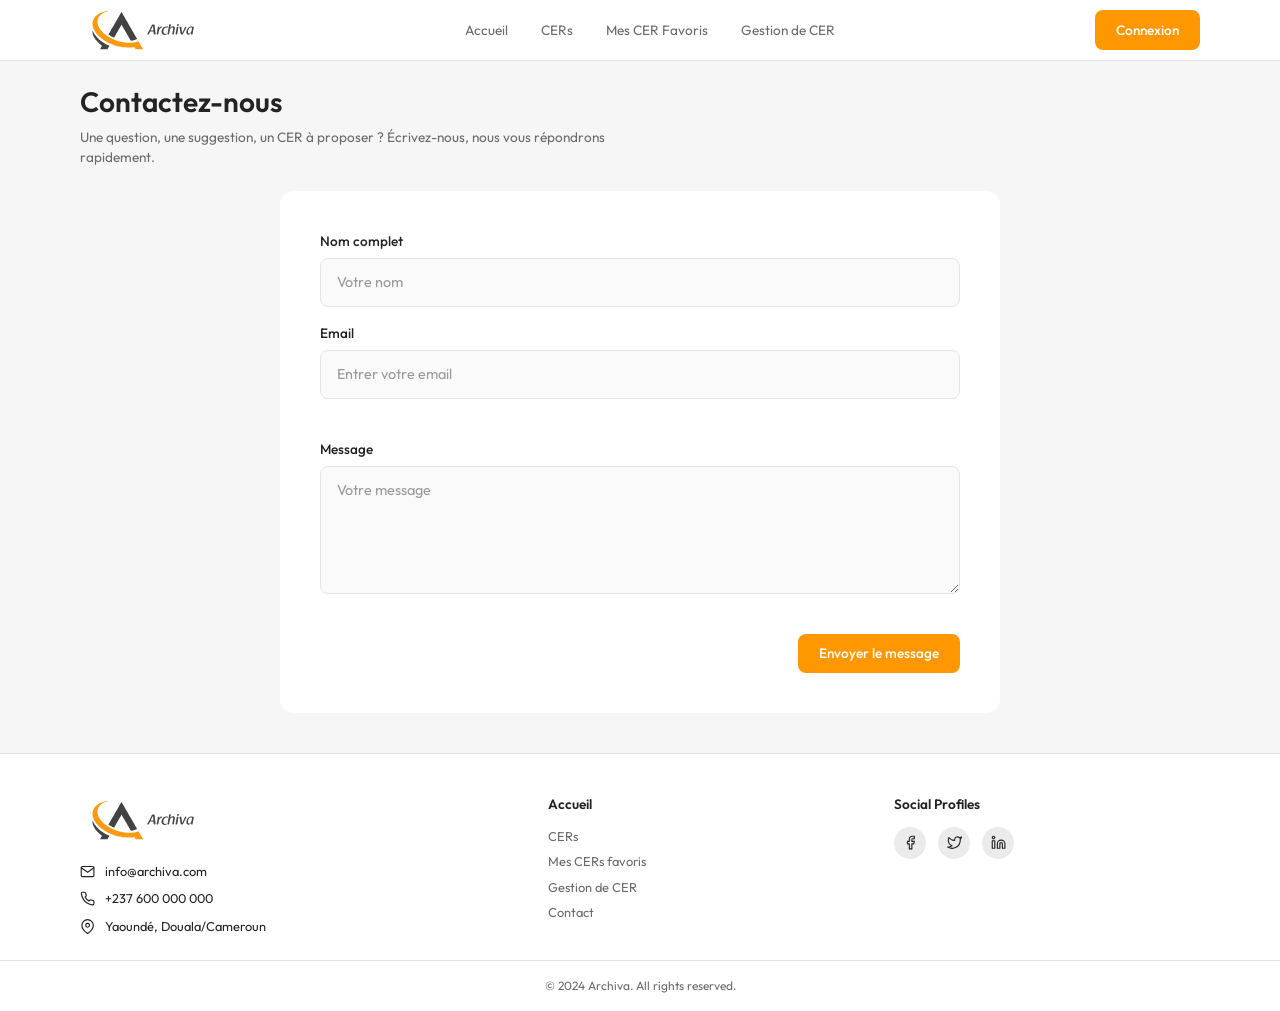
<file: contact.html>
<!DOCTYPE html>
<html lang="fr">
<head>
    <meta charset="UTF-8">
    <meta name="viewport" content="width=device-width, initial-scale=1.0">
    <title>Archiva – Contact</title>
    <link rel="preconnect" href="https://fonts.googleapis.com">
    <link rel="preconnect" href="https://fonts.gstatic.com" crossorigin>
    <link rel="stylesheet" href="https://fonts.googleapis.com/css2?family=Outfit:wght@400;500;600;700&display=swap">
    <link rel="stylesheet" href="styles/styles.css">
</head>
<body class="page">

    <header class="header">
        <nav class="header__nav container" aria-label="Navigation principale">
            <a class="header__logo" href="index.html">
                <img class="header__logo-img" src="assets/images/logo.svg" alt="Archiva Logo">
            </a>

            <!-- Menu mobile sans JavaScript : la case à cocher pilote l'affichage du panneau -->
            <input class="header__toggle visually-hidden" type="checkbox" id="menu-toggle">
            <label class="header__burger" for="menu-toggle">
                <svg class="icon" viewBox="0 0 24 24" aria-hidden="true"><path d="M3 6h18M3 12h18M3 18h18"/></svg>
                <span class="visually-hidden">Ouvrir le menu</span>
            </label>
            <label class="header__backdrop" for="menu-toggle"></label>

            <div class="header__panel">
                <label class="header__close" for="menu-toggle">
                    <svg class="icon" viewBox="0 0 24 24" aria-hidden="true"><path d="M5 5l14 14M19 5L5 19"/></svg>
                    <span class="visually-hidden">Fermer le menu</span>
                </label>
                <ul class="nav__list">
                        <li class="nav__item"><a class="nav__link" href="index.html">Accueil</a></li>
                        <li class="nav__item"><a class="nav__link" href="cers.html">CERs</a></li>
                        <li class="nav__item"><a class="nav__link" href="favoris.html">Mes CER Favoris</a></li>
                        <li class="nav__item"><a class="nav__link" href="mes-cers.html">Gestion de CER</a></li>
                </ul>
                <a class="btn btn--primary header__cta" href="connexion.html">Connexion</a>
            </div>
        </nav>
    </header>

    <main class="page__main">

        <section class="section container" aria-labelledby="contact-title">
            <div class="section__head">
                <div>
                    <h1 class="section__title" id="contact-title">Contactez-nous</h1>
                    <p class="section__lead">Une question, une suggestion, un CER à proposer ? Écrivez-nous, nous vous répondrons rapidement.</p>
                </div>
            </div>

            <div class="panel">
                <p class="form__success" data-form-success role="status" tabindex="-1" hidden>
                    Merci ! Votre message a bien été pris en compte.
                </p>

                <form class="form" data-contact-form novalidate>
                    <div class="form__field">
                        <label class="form__label" for="contact-name">Nom complet</label>
                        <input class="form__control" type="text" id="contact-name" name="nom" placeholder="Votre nom" autocomplete="name" required>
                    </div>

                    <div class="form__field">
                        <label class="form__label" for="contact-email">Email</label>
                        <input class="form__control" type="email" id="contact-email" name="email" placeholder="Entrer votre email" autocomplete="email" required aria-describedby="contact-email-error">
                        <p class="form__error" id="contact-email-error" role="alert"></p>
                    </div>

                    <div class="form__field">
                        <label class="form__label" for="contact-message">Message</label>
                        <textarea class="form__control form__control--textarea" id="contact-message" name="message" placeholder="Votre message" required aria-describedby="contact-message-error"></textarea>
                        <p class="form__error" id="contact-message-error" role="alert"></p>
                    </div>

                    <div class="form__actions">
                        <button class="btn btn--primary" type="submit">Envoyer le message</button>
                    </div>
                </form>
            </div>
        </section>
    </main>

    <footer class="footer">
        <div class="footer__inner container">
            <div class="footer__brand">
                <img class="footer__logo-img" src="assets/images/logo.svg" alt="Archiva Logo">
                <address class="footer__contact">
                    <span class="footer__contact-item"><svg class="icon" viewBox="0 0 24 24" aria-hidden="true"><path d="M4 4h16a2 2 0 0 1 2 2v12a2 2 0 0 1-2 2H4a2 2 0 0 1-2-2V6a2 2 0 0 1 2-2z"/><path d="M22 6l-10 7L2 6"/></svg> info@archiva.com</span>
                    <span class="footer__contact-item"><svg class="icon" viewBox="0 0 24 24" aria-hidden="true"><path d="M22 16.92v3a2 2 0 0 1-2.18 2 19.79 19.79 0 0 1-8.63-3.07 19.5 19.5 0 0 1-6-6 19.79 19.79 0 0 1-3.07-8.67A2 2 0 0 1 4.11 2h3a2 2 0 0 1 2 1.72 12.84 12.84 0 0 0 .7 2.81 2 2 0 0 1-.45 2.11L8.09 9.91a16 16 0 0 0 6 6l1.27-1.27a2 2 0 0 1 2.11-.45 12.84 12.84 0 0 0 2.81.7A2 2 0 0 1 22 16.92z"/></svg> +237 600 000 000</span>
                    <span class="footer__contact-item"><svg class="icon" viewBox="0 0 24 24" aria-hidden="true"><path d="M21 10c0 7-9 13-9 13s-9-6-9-13a9 9 0 0 1 18 0z"/><circle cx="12" cy="10" r="3"/></svg> Yaoundé, Douala/Cameroun</span>
                </address>
            </div>

            <div>
                <h2 class="footer__heading">Accueil</h2>
                <ul class="footer__list">
                    <li><a class="footer__link" href="cers.html">CERs</a></li>
                    <li><a class="footer__link" href="favoris.html">Mes CERs favoris</a></li>
                    <li><a class="footer__link" href="mes-cers.html">Gestion de CER</a></li>
                    <li><a class="footer__link" href="contact.html">Contact</a></li>
                </ul>
            </div>

            <div>
                <h2 class="footer__heading">Social Profiles</h2>
                <div class="footer__social">
                    <a class="footer__social-link" href="#" aria-label="Facebook"><svg class="icon" viewBox="0 0 24 24" aria-hidden="true"><path d="M18 2h-3a5 5 0 0 0-5 5v3H7v4h3v8h4v-8h3l1-4h-4V7a1 1 0 0 1 1-1h3z"/></svg></a>
                    <a class="footer__social-link" href="#" aria-label="Twitter"><svg class="icon" viewBox="0 0 24 24" aria-hidden="true"><path d="M23 3a10.9 10.9 0 0 1-3.14 1.53 4.48 4.48 0 0 0-7.86 3v1A10.66 10.66 0 0 1 3 4s-4 9 5 13a11.64 11.64 0 0 1-7 2c9 5 20 0 20-11.5a4.5 4.5 0 0 0-.08-.83A7.72 7.72 0 0 0 23 3z"/></svg></a>
                    <a class="footer__social-link" href="#" aria-label="LinkedIn"><svg class="icon" viewBox="0 0 24 24" aria-hidden="true"><path d="M16 8a6 6 0 0 1 6 6v7h-4v-7a2 2 0 0 0-4 0v7h-4v-7a6 6 0 0 1 6-6z"/><rect x="2" y="9" width="4" height="12"/><circle cx="4" cy="4" r="2"/></svg></a>
                </div>
            </div>
        </div>
        <p class="footer__copyright">© 2024 Archiva. All rights reserved.</p>
    </footer>

    <script src="scripts/script.js" defer></script>

</body>
</html>
</file>
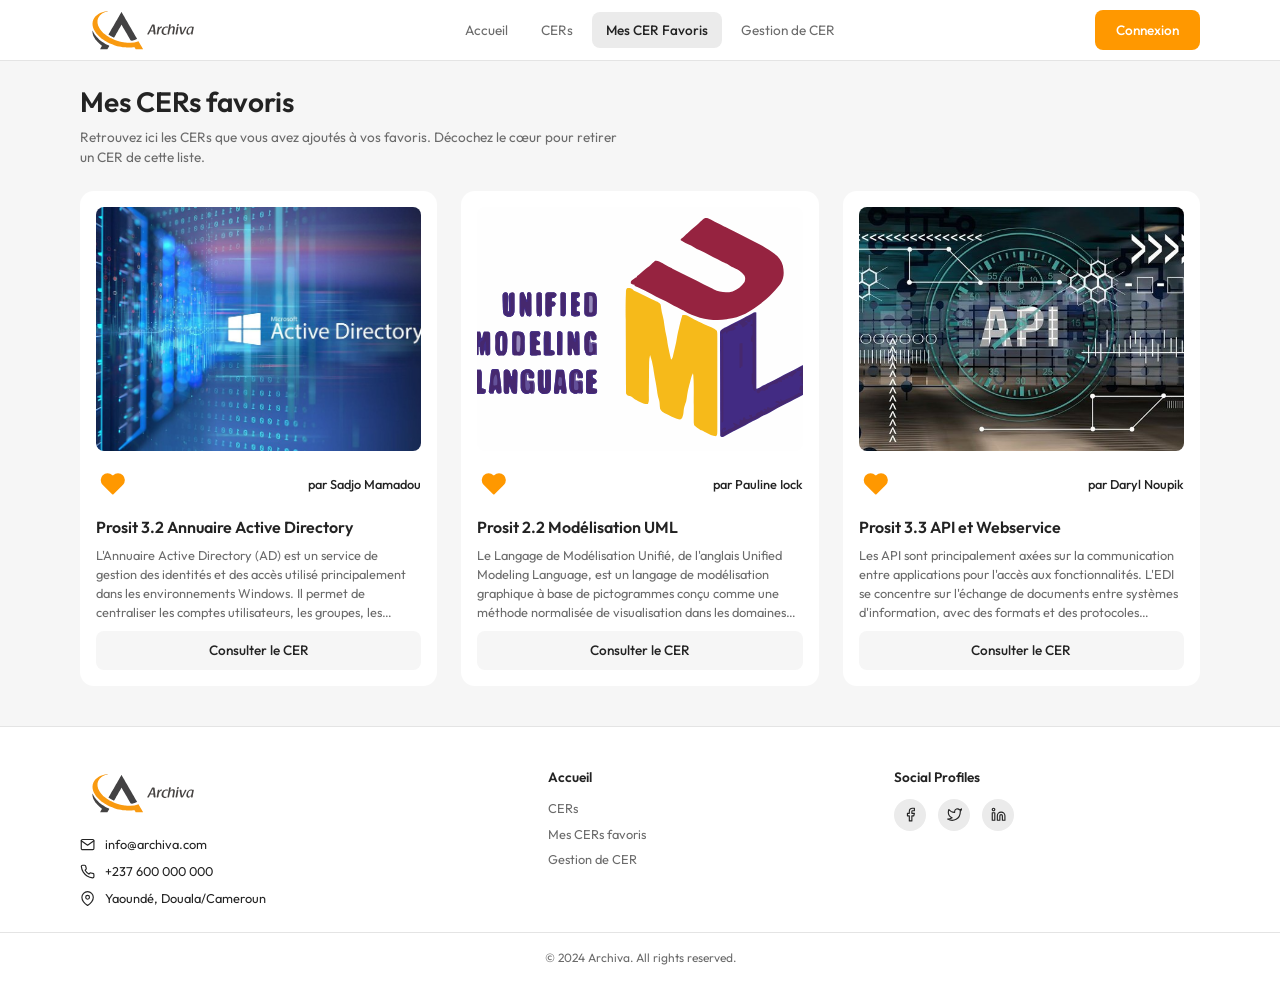
<file: favoris.html>
<!DOCTYPE html>
<html lang="fr">
<head>
    <meta charset="UTF-8">
    <meta name="viewport" content="width=device-width, initial-scale=1.0">
    <title>Archiva – Mes CERs favoris</title>
    <link rel="preconnect" href="https://fonts.googleapis.com">
    <link rel="preconnect" href="https://fonts.gstatic.com" crossorigin>
    <link rel="stylesheet" href="https://fonts.googleapis.com/css2?family=Outfit:wght@400;500;600;700&display=swap">
    <link rel="stylesheet" href="styles/styles.css">
</head>
<body class="page">

    <header class="header">
        <nav class="header__nav container" aria-label="Navigation principale">
            <a class="header__logo" href="index.html">
                <img class="header__logo-img" src="assets/images/logo.svg" alt="Archiva Logo">
            </a>

            <!-- Menu mobile sans JavaScript : la case à cocher pilote l'affichage du panneau -->
            <input class="header__toggle visually-hidden" type="checkbox" id="menu-toggle">
            <label class="header__burger" for="menu-toggle">
                <svg class="icon" viewBox="0 0 24 24" aria-hidden="true"><path d="M3 6h18M3 12h18M3 18h18"/></svg>
                <span class="visually-hidden">Ouvrir le menu</span>
            </label>
            <label class="header__backdrop" for="menu-toggle"></label>

            <div class="header__panel">
                <label class="header__close" for="menu-toggle">
                    <svg class="icon" viewBox="0 0 24 24" aria-hidden="true"><path d="M5 5l14 14M19 5L5 19"/></svg>
                    <span class="visually-hidden">Fermer le menu</span>
                </label>
                <ul class="nav__list">
                        <li class="nav__item"><a class="nav__link" href="index.html">Accueil</a></li>
                        <li class="nav__item"><a class="nav__link" href="cers.html">CERs</a></li>
                        <li class="nav__item"><a class="nav__link nav__link--active" href="favoris.html" aria-current="page">Mes CER Favoris</a></li>
                        <li class="nav__item"><a class="nav__link" href="mes-cers.html">Gestion de CER</a></li>
                </ul>
                <a class="btn btn--primary header__cta" href="connexion.html">Connexion</a>
            </div>
        </nav>
    </header>

    <main class="page__main">

        <section class="section container" aria-labelledby="fav-title">
            <div class="section__head">
                <div>
                    <h1 class="section__title" id="fav-title">Mes CERs favoris</h1>
                    <p class="section__lead">Retrouvez ici les CERs que vous avez ajoutés à vos favoris. Décochez le cœur pour retirer un CER de cette liste.</p>
                </div>
            </div>

        <div class="cer-grid">
            <article class="cer-card">
                <img class="cer-card__image" src="assets/images/active-directory.svg" alt="Active Directory">
            <div class="cer-card__meta">
                <label class="cer-card__fav">
                    <input class="cer-card__fav-input" type="checkbox" checked aria-label="Ajouter aux favoris : Prosit 3.2 Annuaire Active Directory">
                    <svg class="icon cer-card__fav-icon" viewBox="0 0 24 24" aria-hidden="true"><path d="M20.8 4.6a5.5 5.5 0 0 0-7.8 0L12 5.7l-1-1.1a5.5 5.5 0 0 0-7.8 7.8l1 1.1L12 21.2l7.8-7.7 1-1.1a5.5 5.5 0 0 0 0-7.8z"/></svg>
                </label>
                <span class="cer-card__author">par Sadjo Mamadou</span>
            </div>
                <div class="cer-card__body">
                    <h3 class="cer-card__title">Prosit 3.2 Annuaire Active Directory</h3>
                    <p class="cer-card__description">L'Annuaire Active Directory (AD) est un service de gestion des identités et des accès utilisé principalement dans les environnements Windows. Il permet de centraliser les comptes utilisateurs, les groupes, les ordinateurs et les stratégies de sécurité d'une organisation.</p>
                    <a class="btn btn--soft btn--block cer-card__cta" href="#">Consulter le CER</a>
                </div>
            </article>
            <article class="cer-card">
                <img class="cer-card__image" src="assets/images/uml.svg" alt="Unified Modeling Language">
            <div class="cer-card__meta">
                <label class="cer-card__fav">
                    <input class="cer-card__fav-input" type="checkbox" checked aria-label="Ajouter aux favoris : Prosit 2.2 Modélisation UML">
                    <svg class="icon cer-card__fav-icon" viewBox="0 0 24 24" aria-hidden="true"><path d="M20.8 4.6a5.5 5.5 0 0 0-7.8 0L12 5.7l-1-1.1a5.5 5.5 0 0 0-7.8 7.8l1 1.1L12 21.2l7.8-7.7 1-1.1a5.5 5.5 0 0 0 0-7.8z"/></svg>
                </label>
                <span class="cer-card__author">par Pauline Iock</span>
            </div>
                <div class="cer-card__body">
                    <h3 class="cer-card__title">Prosit 2.2 Modélisation UML</h3>
                    <p class="cer-card__description">Le Langage de Modélisation Unifié, de l'anglais Unified Modeling Language, est un langage de modélisation graphique à base de pictogrammes conçu comme une méthode normalisée de visualisation dans les domaines du développement logiciel et de la conception orientée objet.</p>
                    <a class="btn btn--soft btn--block cer-card__cta" href="#">Consulter le CER</a>
                </div>
            </article>
            <article class="cer-card">
                <img class="cer-card__image" src="assets/images/api.svg" alt="API et Webservice">
            <div class="cer-card__meta">
                <label class="cer-card__fav">
                    <input class="cer-card__fav-input" type="checkbox" checked aria-label="Ajouter aux favoris : Prosit 3.3 API et Webservice">
                    <svg class="icon cer-card__fav-icon" viewBox="0 0 24 24" aria-hidden="true"><path d="M20.8 4.6a5.5 5.5 0 0 0-7.8 0L12 5.7l-1-1.1a5.5 5.5 0 0 0-7.8 7.8l1 1.1L12 21.2l7.8-7.7 1-1.1a5.5 5.5 0 0 0 0-7.8z"/></svg>
                </label>
                <span class="cer-card__author">par Daryl Noupik</span>
            </div>
                <div class="cer-card__body">
                    <h3 class="cer-card__title">Prosit 3.3 API et Webservice</h3>
                    <p class="cer-card__description">Les API sont principalement axées sur la communication entre applications pour l'accès aux fonctionnalités. L'EDI se concentre sur l'échange de documents entre systèmes d'information, avec des formats et des protocoles standardisés.</p>
                    <a class="btn btn--soft btn--block cer-card__cta" href="#">Consulter le CER</a>
                </div>
            </article>
        </div>
        </section>
    </main>

    <footer class="footer">
        <div class="footer__inner container">
            <div class="footer__brand">
                <img class="footer__logo-img" src="assets/images/logo.svg" alt="Archiva Logo">
                <address class="footer__contact">
                    <span class="footer__contact-item"><svg class="icon" viewBox="0 0 24 24" aria-hidden="true"><path d="M4 4h16a2 2 0 0 1 2 2v12a2 2 0 0 1-2 2H4a2 2 0 0 1-2-2V6a2 2 0 0 1 2-2z"/><path d="M22 6l-10 7L2 6"/></svg> info@archiva.com</span>
                    <span class="footer__contact-item"><svg class="icon" viewBox="0 0 24 24" aria-hidden="true"><path d="M22 16.92v3a2 2 0 0 1-2.18 2 19.79 19.79 0 0 1-8.63-3.07 19.5 19.5 0 0 1-6-6 19.79 19.79 0 0 1-3.07-8.67A2 2 0 0 1 4.11 2h3a2 2 0 0 1 2 1.72 12.84 12.84 0 0 0 .7 2.81 2 2 0 0 1-.45 2.11L8.09 9.91a16 16 0 0 0 6 6l1.27-1.27a2 2 0 0 1 2.11-.45 12.84 12.84 0 0 0 2.81.7A2 2 0 0 1 22 16.92z"/></svg> +237 600 000 000</span>
                    <span class="footer__contact-item"><svg class="icon" viewBox="0 0 24 24" aria-hidden="true"><path d="M21 10c0 7-9 13-9 13s-9-6-9-13a9 9 0 0 1 18 0z"/><circle cx="12" cy="10" r="3"/></svg> Yaoundé, Douala/Cameroun</span>
                </address>
            </div>

            <div>
                <h2 class="footer__heading">Accueil</h2>
                <ul class="footer__list">
                    <li><a class="footer__link" href="cers.html">CERs</a></li>
                    <li><a class="footer__link" href="favoris.html">Mes CERs favoris</a></li>
                    <li><a class="footer__link" href="mes-cers.html">Gestion de CER</a></li>
                </ul>
            </div>

            <div>
                <h2 class="footer__heading">Social Profiles</h2>
                <div class="footer__social">
                    <a class="footer__social-link" href="#" aria-label="Facebook"><svg class="icon" viewBox="0 0 24 24" aria-hidden="true"><path d="M18 2h-3a5 5 0 0 0-5 5v3H7v4h3v8h4v-8h3l1-4h-4V7a1 1 0 0 1 1-1h3z"/></svg></a>
                    <a class="footer__social-link" href="#" aria-label="Twitter"><svg class="icon" viewBox="0 0 24 24" aria-hidden="true"><path d="M23 3a10.9 10.9 0 0 1-3.14 1.53 4.48 4.48 0 0 0-7.86 3v1A10.66 10.66 0 0 1 3 4s-4 9 5 13a11.64 11.64 0 0 1-7 2c9 5 20 0 20-11.5a4.5 4.5 0 0 0-.08-.83A7.72 7.72 0 0 0 23 3z"/></svg></a>
                    <a class="footer__social-link" href="#" aria-label="LinkedIn"><svg class="icon" viewBox="0 0 24 24" aria-hidden="true"><path d="M16 8a6 6 0 0 1 6 6v7h-4v-7a2 2 0 0 0-4 0v7h-4v-7a6 6 0 0 1 6-6z"/><rect x="2" y="9" width="4" height="12"/><circle cx="4" cy="4" r="2"/></svg></a>
                </div>
            </div>
        </div>
        <p class="footer__copyright">© 2024 Archiva. All rights reserved.</p>
    </footer>
<script src="scripts/script.js" defer></script>
</body>
</html>
</file>
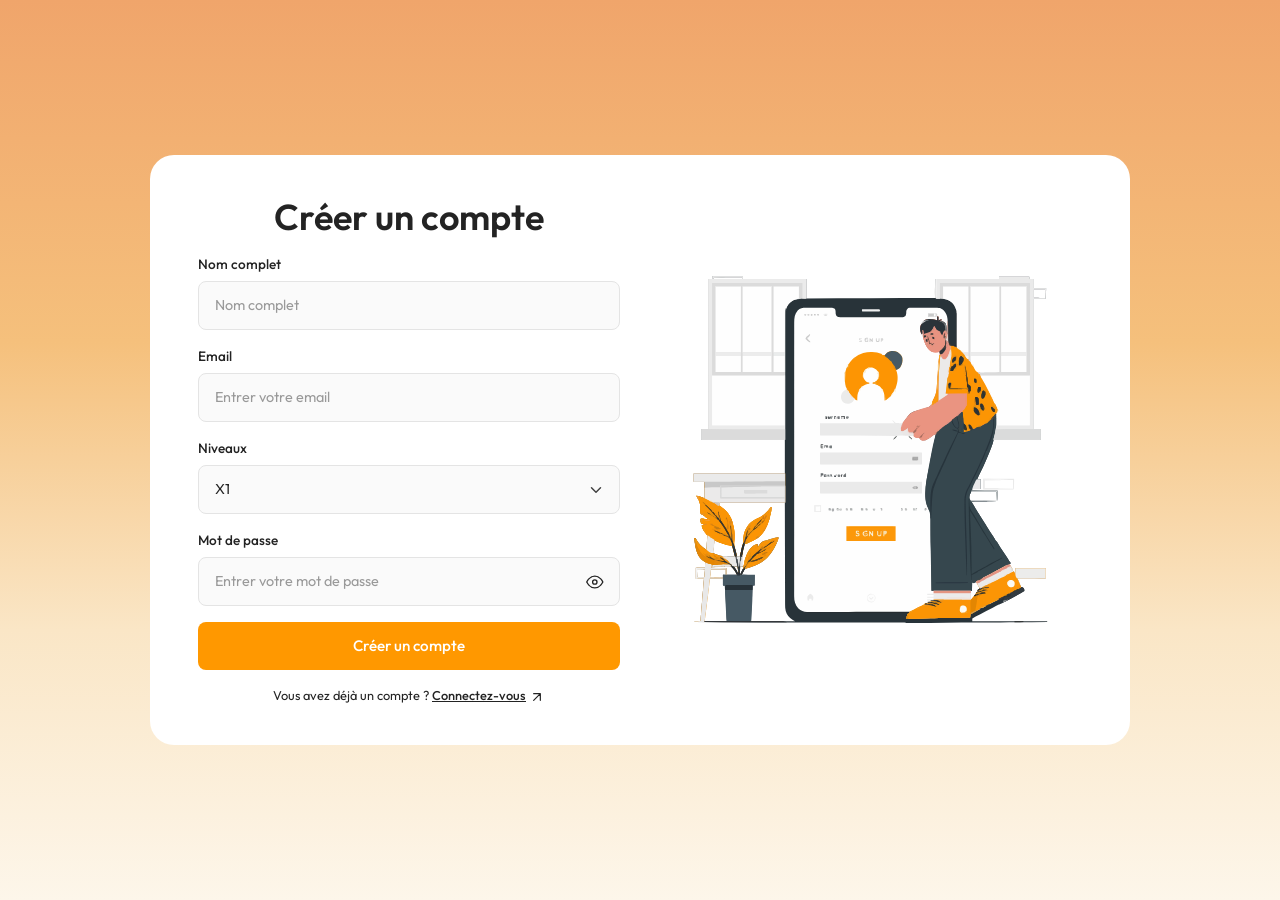
<file: inscription.html>
<!DOCTYPE html>
<html lang="fr">
<head>
    <meta charset="UTF-8">
    <meta name="viewport" content="width=device-width, initial-scale=1.0">
    <title>Archiva – Inscription</title>
    <link rel="preconnect" href="https://fonts.googleapis.com">
    <link rel="preconnect" href="https://fonts.gstatic.com" crossorigin>
    <link rel="stylesheet" href="https://fonts.googleapis.com/css2?family=Outfit:wght@400;500;600;700&display=swap">
    <link rel="stylesheet" href="styles/styles.css">
</head>
<body class="page page--auth">

    <main class="auth">
        <div class="auth__card">
            <div>
                <h1 class="auth__title">Créer un compte</h1>
                <form class="form" action="connexion.html" method="post">
                    <div class="form__field">
                        <label class="form__label" for="nom">Nom complet</label>
                        <input class="form__control" type="text" id="nom" name="nom" placeholder="Nom complet" autocomplete="name" required>
                    </div>

                    <div class="form__field">
                        <label class="form__label" for="email">Email</label>
                        <input class="form__control" type="email" id="email" name="email" placeholder="Entrer votre email" autocomplete="email" required>
                    </div>

                    <div class="form__field">
                        <label class="form__label" for="niveau">Niveaux</label>
                        <select class="form__control form__control--select" id="niveau" name="niveau">
                            <option value="x1">X1</option>
                            <option value="x2">X2</option>
                            <option value="x3">X3</option>
                        </select>
                    </div>

                    <div class="form__field">
                        <label class="form__label" for="password">Mot de passe</label>
                        <div class="form__wrap">
                            <input class="form__control form__control--with-icon" type="password" id="password" name="password" placeholder="Entrer votre mot de passe" autocomplete="new-password" required>
                            <svg class="icon form__icon" viewBox="0 0 24 24" aria-hidden="true"><path d="M1 12s4-8 11-8 11 8 11 8-4 8-11 8-11-8-11-8z"/><circle cx="12" cy="12" r="3"/></svg>
                        </div>
                    </div>

                    <button class="btn btn--primary btn--block btn--lg" type="submit">Créer un compte</button>

                    <p class="form__footer">
                        Vous avez déjà un compte ? <a class="form__footer-link" href="connexion.html">Connectez-vous</a>
                        <svg class="icon form__footer-icon" viewBox="0 0 24 24" aria-hidden="true"><path d="M7 17L17 7M7 7h10v10"/></svg>
                    </p>
                </form>
            </div>
            <img class="auth__illustration" src="assets/images/signup-illustration.svg" alt="">
        </div>
    </main>
<script src="scripts/script.js" defer></script>
</body>
</html>
</file>
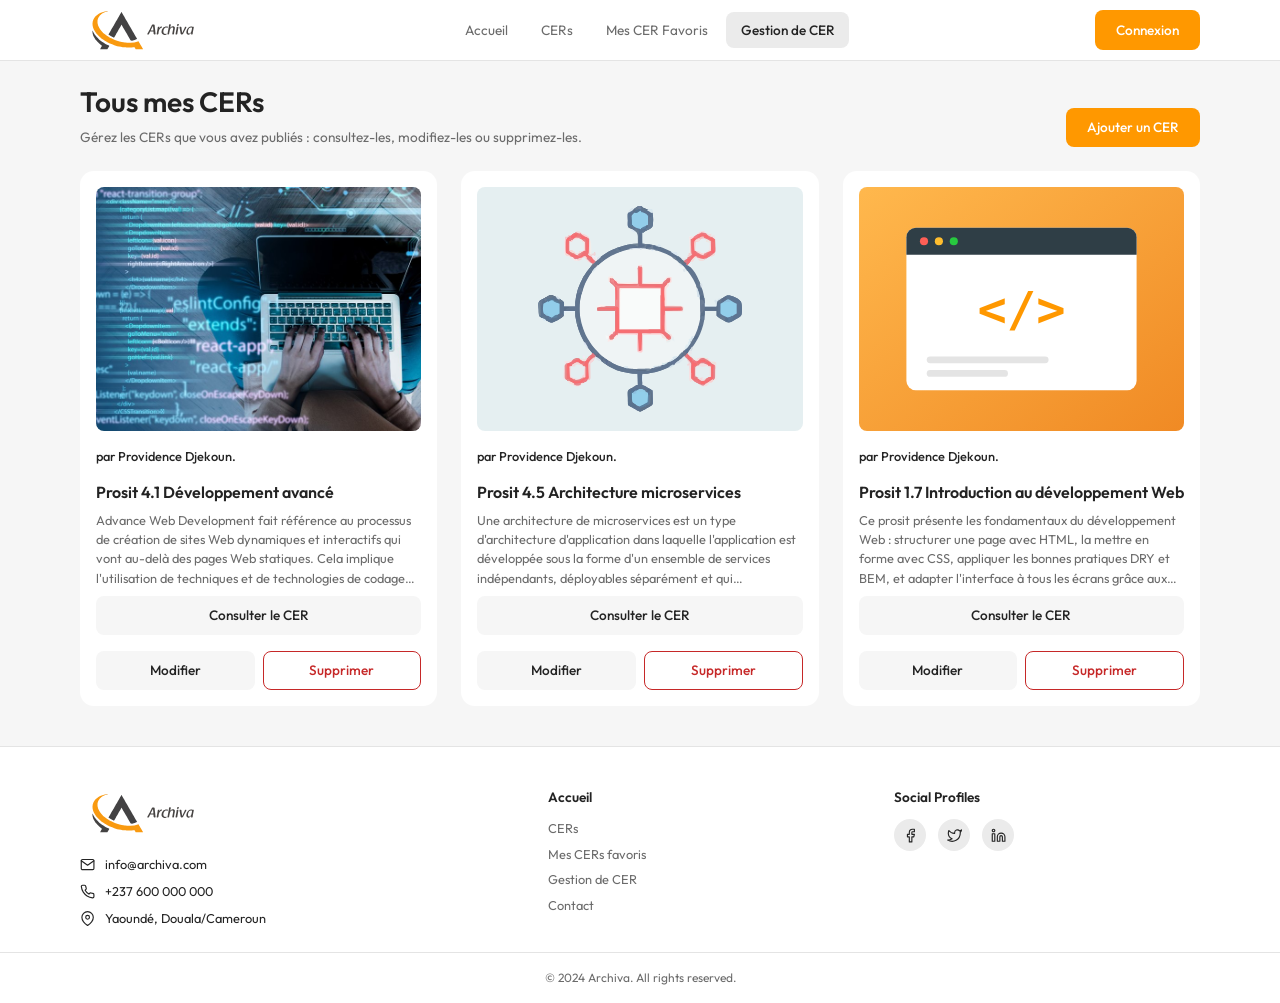
<file: mes-cers.html>
<!DOCTYPE html>
<html lang="fr">
<head>
    <meta charset="UTF-8">
    <meta name="viewport" content="width=device-width, initial-scale=1.0">
    <title>Archiva – Gestion de CER</title>
    <link rel="preconnect" href="https://fonts.googleapis.com">
    <link rel="preconnect" href="https://fonts.gstatic.com" crossorigin>
    <link rel="stylesheet" href="https://fonts.googleapis.com/css2?family=Outfit:wght@400;500;600;700&display=swap">
    <link rel="stylesheet" href="styles/styles.css">
</head>
<body class="page">

    <header class="header">
        <nav class="header__nav container" aria-label="Navigation principale">
            <a class="header__logo" href="index.html">
                <img class="header__logo-img" src="assets/images/logo.svg" alt="Archiva Logo">
            </a>

            <!-- Menu mobile sans JavaScript : la case à cocher pilote l'affichage du panneau -->
            <input class="header__toggle visually-hidden" type="checkbox" id="menu-toggle">
            <label class="header__burger" for="menu-toggle">
                <svg class="icon" viewBox="0 0 24 24" aria-hidden="true"><path d="M3 6h18M3 12h18M3 18h18"/></svg>
                <span class="visually-hidden">Ouvrir le menu</span>
            </label>
            <label class="header__backdrop" for="menu-toggle"></label>

            <div class="header__panel">
                <label class="header__close" for="menu-toggle">
                    <svg class="icon" viewBox="0 0 24 24" aria-hidden="true"><path d="M5 5l14 14M19 5L5 19"/></svg>
                    <span class="visually-hidden">Fermer le menu</span>
                </label>
                <ul class="nav__list">
                        <li class="nav__item"><a class="nav__link" href="index.html">Accueil</a></li>
                        <li class="nav__item"><a class="nav__link" href="cers.html">CERs</a></li>
                        <li class="nav__item"><a class="nav__link" href="favoris.html">Mes CER Favoris</a></li>
                        <li class="nav__item"><a class="nav__link nav__link--active" href="mes-cers.html" aria-current="page">Gestion de CER</a></li>
                </ul>
                <a class="btn btn--primary header__cta" href="connexion.html">Connexion</a>
            </div>
        </nav>
    </header>

    <main class="page__main">

        <section class="section container" aria-labelledby="mine-title">
            <div class="section__head">
                <div>
                    <h1 class="section__title" id="mine-title">Tous mes CERs</h1>
                    <p class="section__lead">Gérez les CERs que vous avez publiés : consultez-les, modifiez-les ou supprimez-les.</p>
                </div>
                <a class="btn btn--primary" href="ajouter-cer.html">Ajouter un CER</a>
            </div>

        <div class="cer-grid">
            <article class="cer-card">
                <img class="cer-card__image" src="assets/images/advanced-dev.svg" alt="Développement avancé">
            <div class="cer-card__meta">
                <span class="cer-card__author">par Providence Djekoun.</span>
            </div>
                <div class="cer-card__body">
                    <h3 class="cer-card__title">Prosit 4.1 Développement avancé</h3>
                    <p class="cer-card__description">Advance Web Development fait référence au processus de création de sites Web dynamiques et interactifs qui vont au-delà des pages Web statiques. Cela implique l'utilisation de techniques et de technologies de codage avancées pour créer des sites Web fonctionnels et visuellement attrayants qui améliorent l'expérience utilisateur.</p>
                    <a class="btn btn--soft btn--block cer-card__cta" href="#">Consulter le CER</a>
                </div>
                <div class="cer-card__actions">
                    <a class="btn btn--soft" href="ajouter-cer.html">Modifier</a>
                    <button class="btn btn--danger" type="button">Supprimer</button>
                </div>
            </article>
            <article class="cer-card">
                <img class="cer-card__image" src="assets/images/microservices.svg" alt="Architecture microservices">
            <div class="cer-card__meta">
                <span class="cer-card__author">par Providence Djekoun.</span>
            </div>
                <div class="cer-card__body">
                    <h3 class="cer-card__title">Prosit 4.5 Architecture microservices</h3>
                    <p class="cer-card__description">Une architecture de microservices est un type d'architecture d'application dans laquelle l'application est développée sous la forme d'un ensemble de services indépendants, déployables séparément et qui communiquent entre eux par des interfaces légères.</p>
                    <a class="btn btn--soft btn--block cer-card__cta" href="#">Consulter le CER</a>
                </div>
                <div class="cer-card__actions">
                    <a class="btn btn--soft" href="ajouter-cer.html">Modifier</a>
                    <button class="btn btn--danger" type="button">Supprimer</button>
                </div>
            </article>
            <article class="cer-card">
                <img class="cer-card__image" src="assets/images/web-intro.svg" alt="Introduction au développement Web">
            <div class="cer-card__meta">
                <span class="cer-card__author">par Providence Djekoun.</span>
            </div>
                <div class="cer-card__body">
                    <h3 class="cer-card__title">Prosit 1.7 Introduction au développement Web</h3>
                    <p class="cer-card__description">Ce prosit présente les fondamentaux du développement Web : structurer une page avec HTML, la mettre en forme avec CSS, appliquer les bonnes pratiques DRY et BEM, et adapter l'interface à tous les écrans grâce aux media queries.</p>
                    <a class="btn btn--soft btn--block cer-card__cta" href="#">Consulter le CER</a>
                </div>
                <div class="cer-card__actions">
                    <a class="btn btn--soft" href="ajouter-cer.html">Modifier</a>
                    <button class="btn btn--danger" type="button">Supprimer</button>
                </div>
            </article>
        </div>
        </section>
    </main>

    <footer class="footer">
        <div class="footer__inner container">
            <div class="footer__brand">
                <img class="footer__logo-img" src="assets/images/logo.svg" alt="Archiva Logo">
                <address class="footer__contact">
                    <span class="footer__contact-item"><svg class="icon" viewBox="0 0 24 24" aria-hidden="true"><path d="M4 4h16a2 2 0 0 1 2 2v12a2 2 0 0 1-2 2H4a2 2 0 0 1-2-2V6a2 2 0 0 1 2-2z"/><path d="M22 6l-10 7L2 6"/></svg> info@archiva.com</span>
                    <span class="footer__contact-item"><svg class="icon" viewBox="0 0 24 24" aria-hidden="true"><path d="M22 16.92v3a2 2 0 0 1-2.18 2 19.79 19.79 0 0 1-8.63-3.07 19.5 19.5 0 0 1-6-6 19.79 19.79 0 0 1-3.07-8.67A2 2 0 0 1 4.11 2h3a2 2 0 0 1 2 1.72 12.84 12.84 0 0 0 .7 2.81 2 2 0 0 1-.45 2.11L8.09 9.91a16 16 0 0 0 6 6l1.27-1.27a2 2 0 0 1 2.11-.45 12.84 12.84 0 0 0 2.81.7A2 2 0 0 1 22 16.92z"/></svg> +237 600 000 000</span>
                    <span class="footer__contact-item"><svg class="icon" viewBox="0 0 24 24" aria-hidden="true"><path d="M21 10c0 7-9 13-9 13s-9-6-9-13a9 9 0 0 1 18 0z"/><circle cx="12" cy="10" r="3"/></svg> Yaoundé, Douala/Cameroun</span>
                </address>
            </div>

            <div>
                <h2 class="footer__heading">Accueil</h2>
                <ul class="footer__list">
                    <li><a class="footer__link" href="cers.html">CERs</a></li>
                    <li><a class="footer__link" href="favoris.html">Mes CERs favoris</a></li>
                    <li><a class="footer__link" href="mes-cers.html">Gestion de CER</a></li>
                    <li><a class="footer__link" href="contact.html">Contact</a></li>
                </ul>
            </div>

            <div>
                <h2 class="footer__heading">Social Profiles</h2>
                <div class="footer__social">
                    <a class="footer__social-link" href="#" aria-label="Facebook"><svg class="icon" viewBox="0 0 24 24" aria-hidden="true"><path d="M18 2h-3a5 5 0 0 0-5 5v3H7v4h3v8h4v-8h3l1-4h-4V7a1 1 0 0 1 1-1h3z"/></svg></a>
                    <a class="footer__social-link" href="#" aria-label="Twitter"><svg class="icon" viewBox="0 0 24 24" aria-hidden="true"><path d="M23 3a10.9 10.9 0 0 1-3.14 1.53 4.48 4.48 0 0 0-7.86 3v1A10.66 10.66 0 0 1 3 4s-4 9 5 13a11.64 11.64 0 0 1-7 2c9 5 20 0 20-11.5a4.5 4.5 0 0 0-.08-.83A7.72 7.72 0 0 0 23 3z"/></svg></a>
                    <a class="footer__social-link" href="#" aria-label="LinkedIn"><svg class="icon" viewBox="0 0 24 24" aria-hidden="true"><path d="M16 8a6 6 0 0 1 6 6v7h-4v-7a2 2 0 0 0-4 0v7h-4v-7a6 6 0 0 1 6-6z"/><rect x="2" y="9" width="4" height="12"/><circle cx="4" cy="4" r="2"/></svg></a>
                </div>
            </div>
        </div>
        <p class="footer__copyright">© 2024 Archiva. All rights reserved.</p>
    </footer>

    <script src="scripts/script.js" defer></script>

</body>
</html>
</file>
<file: styles/styles.css>
/* ==========================================================================
   ARCHIVA – styles.css
   CSS natif uniquement. Convention de nommage : BEM (bloc__element--modifieur).
   Principe DRY : toutes les couleurs, rayons et espacements sont des
   variables ; les composants (btn, cer-card, form, search…) sont définis une
   seule fois et réutilisés sur toutes les pages.

   Sommaire
   1. Variables
   2. Reset & base
   3. Utilitaires
   4. Composants : btn, search, form
   5. Composants : header / nav
   6. Composants : cer-card & cer-grid
   7. Sections : hero, section, toolbar
   8. Composant : footer
   9. Pages d'authentification
   10. Responsive (media queries)
   ========================================================================== */


/* 1. VARIABLES
   ========================================================================== */
:root {
    --color-primary: #ff9800;
    --color-primary-dark: #e08600;
    --color-on-primary: #ffffff;
    --color-text: #232323;
    --color-muted: #6b6b6b;
    --color-bg: #f6f6f6;
    --color-bg-strong: #ebebeb;
    --color-surface: #ffffff;
    --color-border: #e4e4e4;
    --color-danger: #c62828;
    --color-focus: #1a73e8;

    --font-base: "Outfit", "Segoe UI", system-ui, -apple-system, Arial, sans-serif;

    --radius-sm: 8px;
    --radius-md: 14px;
    --radius-lg: 24px;

    --space-1: 0.5rem;
    --space-2: 1rem;
    --space-3: 1.5rem;
    --space-4: 2.5rem;

    --container-width: 1120px;
    --transition: 0.2s ease;
}


/* 2. RESET & BASE
   ========================================================================== */
*,
*::before,
*::after {
    box-sizing: border-box;
}

body {
    margin: 0;
    font-family: var(--font-base);
    font-size: 1rem;
    line-height: 1.5;
    color: var(--color-text);
    background: var(--color-bg);
}

h1, h2, h3, p, ul, figure {
    margin: 0;
}

ul {
    padding: 0;
    list-style: none;
}

a {
    color: inherit;
    text-decoration: none;
}

img,
svg {
    display: block;
    max-width: 100%;
}

button,
input,
select,
textarea {
    font: inherit;
    color: inherit;
}

:focus-visible {
    outline: 3px solid var(--color-focus);
    outline-offset: 2px;
}

.icon {
    width: 1.25rem;
    height: 1.25rem;
    flex-shrink: 0;
    fill: none;
    stroke: currentColor;
    stroke-width: 1.8;
    stroke-linecap: round;
    stroke-linejoin: round;
}


/* 3. UTILITAIRES
   ========================================================================== */
.container {
    width: min(100% - 2rem, var(--container-width));
    margin-inline: auto;
}

.visually-hidden {
    position: absolute;
    width: 1px;
    height: 1px;
    margin: -1px;
    padding: 0;
    overflow: hidden;
    clip: rect(0 0 0 0);
    white-space: nowrap;
    border: 0;
}

/* Structure verticale : le pied de page reste en bas même si la page est courte */
.page {
    display: flex;
    flex-direction: column;
    min-height: 100vh;
}

.page__main {
    flex: 1;
}


/* 4. COMPOSANTS : BOUTONS, RECHERCHE, FORMULAIRES
   ========================================================================== */

/* --- Bouton (bloc) --- */
.btn {
    display: inline-flex;
    align-items: center;
    justify-content: center;
    gap: 0.5rem;
    padding: 0.65rem 1.25rem;
    border: 1px solid transparent;
    border-radius: var(--radius-sm);
    font-size: 0.85rem;
    font-weight: 500;
    line-height: 1.2;
    cursor: pointer;
    transition: background-color var(--transition), border-color var(--transition), color var(--transition);
}

.btn--primary {
    background: var(--color-primary);
    color: var(--color-on-primary);
}

.btn--primary:hover {
    background: var(--color-primary-dark);
}

.btn--light {
    background: var(--color-surface);
    border-color: var(--color-border);
}

.btn--light:hover {
    background: var(--color-bg-strong);
}

.btn--soft {
    background: var(--color-bg);
    font-weight: 500;
}

.btn--soft:hover {
    background: var(--color-bg-strong);
}

.btn--danger {
    background: var(--color-surface);
    border-color: var(--color-danger);
    color: var(--color-danger);
}

.btn--danger:hover {
    background: var(--color-danger);
    color: var(--color-on-primary);
}

.btn--block {
    display: flex;
    width: 100%;
}

.btn--lg {
    padding: 0.85rem 1.5rem;
    font-size: 0.95rem;
}

/* --- Barre de recherche (bloc) --- */
.search {
    position: relative;
    display: block;
    width: 100%;
}

.search__icon {
    position: absolute;
    top: 50%;
    left: 1rem;
    transform: translateY(-50%);
    width: 1rem;
    height: 1rem;
    color: var(--color-muted);
    pointer-events: none;
}

.search__input {
    width: 100%;
    padding: 0.75rem 1rem 0.75rem 2.6rem;
    background: var(--color-surface);
    border: 1px solid var(--color-border);
    border-radius: var(--radius-sm);
    font-size: 0.9rem;
}

.search__input::placeholder {
    color: var(--color-muted);
}

/* --- Formulaire (bloc) --- */
.form {
    display: grid;
    gap: var(--space-2);
}

.form__field {
    display: grid;
    gap: 0.4rem;
}

.form__label {
    font-size: 0.85rem;
    font-weight: 500;
}

.form__control {
    width: 100%;
    padding: 0.8rem 1rem;
    background: #fafafa;
    border: 1px solid var(--color-border);
    border-radius: var(--radius-sm);
    font-size: 0.9rem;
}

.form__control::placeholder {
    color: #999;
}

.form__control:focus {
    border-color: var(--color-primary);
    outline: none;
    box-shadow: 0 0 0 3px rgba(255, 152, 0, 0.25);
}

.form__control--select {
    appearance: none;
    padding-right: 2.5rem;
    background-image: url("data:image/svg+xml,%3Csvg xmlns='http://www.w3.org/2000/svg' viewBox='0 0 24 24' fill='none' stroke='%23444' stroke-width='2' stroke-linecap='round' stroke-linejoin='round'%3E%3Cpath d='M6 9l6 6 6-6'/%3E%3C/svg%3E");
    background-repeat: no-repeat;
    background-position: right 0.9rem center;
    background-size: 1.1rem;
}

.form__control--textarea {
    min-height: 8rem;
    resize: vertical;
}

.form__control--file {
    padding: 0.6rem;
    background: var(--color-surface);
}

.form__control--file::file-selector-button {
    margin-right: 0.75rem;
    padding: 0.45rem 0.9rem;
    background: var(--color-bg-strong);
    border: 0;
    border-radius: var(--radius-sm);
    cursor: pointer;
}

.form__control--with-icon {
    padding-right: 2.75rem;
}

.form__wrap {
    position: relative;
}

.form__icon {
    position: absolute;
    top: 50%;
    right: 1rem;
    transform: translateY(-50%);
    width: 1.1rem;
    height: 1.1rem;
    color: var(--color-text);
    pointer-events: none;
}

.form__hint {
    font-size: 0.75rem;
    color: var(--color-muted);
}

.form__link {
    justify-self: end;
    font-size: 0.8rem;
}

.form__link:hover {
    text-decoration: underline;
}

.form__actions {
    display: flex;
    gap: var(--space-2);
    justify-content: flex-end;
}

.form__footer {
    font-size: 0.8rem;
    text-align: center;
}

.form__footer-icon {
    display: inline;
    width: 1rem;
    height: 1rem;
    vertical-align: middle;
}

.form__footer-link {
    font-weight: 500;
    text-decoration: underline;
}


/* 5. COMPOSANTS : HEADER / NAV
   Menu mobile 100 % CSS (sans JavaScript) : une case à cocher masquée
   (.header__toggle) pilote l'ouverture du panneau grâce au sélecteur :checked.
   ========================================================================== */
.header {
    position: sticky;
    top: 0;
    z-index: 20;
    background: var(--color-surface);
    border-bottom: 1px solid var(--color-border);
}

.header__nav {
    display: flex;
    align-items: center;
    justify-content: space-between;
    gap: var(--space-3);
    padding-block: 0.25rem;
}

.header__logo-img {
    width: auto;
    height: 3.25rem;
}

.header__panel {
    display: flex;
    flex: 1;
    align-items: center;
    justify-content: space-between;
    gap: var(--space-3);
}

/* Éléments réservés à la version mobile : cachés sur ordinateur */
.header__burger,
.header__close,
.header__backdrop {
    display: none;
}

.nav__list {
    display: flex;
    gap: 0.25rem;
    margin-inline: auto;
}

.nav__link {
    display: block;
    padding: 0.5rem 0.9rem;
    border-radius: var(--radius-sm);
    font-size: 0.85rem;
    color: var(--color-muted);
    transition: background-color var(--transition), color var(--transition);
}

.nav__link:hover {
    background: var(--color-bg);
    color: var(--color-text);
}

.nav__link--active {
    background: var(--color-bg-strong);
    color: var(--color-text);
    font-weight: 500;
}


/* 6. COMPOSANTS : CARTE CER & GRILLE
   ========================================================================== */
.cer-grid {
    display: grid;
    grid-template-columns: repeat(3, 1fr);
    gap: var(--space-3);
}

.cer-card {
    display: flex;
    flex-direction: column;
    gap: var(--space-2);
    padding: var(--space-2);
    background: var(--color-surface);
    border-radius: var(--radius-md);
}

.cer-card__image {
    width: 100%;
    aspect-ratio: 4 / 3;
    object-fit: cover;
    border-radius: var(--radius-sm);
}

.cer-card__meta {
    display: flex;
    align-items: center;
    justify-content: space-between;
    gap: var(--space-1);
}

.cer-card__author {
    font-size: 0.8rem;
    font-weight: 500;
}

.cer-card__body {
    display: flex;
    flex: 1;
    flex-direction: column;
    gap: 0.5rem;
}

.cer-card__title {
    font-size: 1rem;
    font-weight: 600;
    line-height: 1.3;
}

/* Troncature du texte en CSS (le HTML garde le texte complet) */
.cer-card__description {
    display: -webkit-box;
    -webkit-box-orient: vertical;
    -webkit-line-clamp: 4;
    line-clamp: 4;
    overflow: hidden;
    font-size: 0.8rem;
    line-height: 1.5;
    color: var(--color-muted);
}

.cer-card__cta {
    margin-top: auto;
}

.cer-card__actions {
    display: grid;
    grid-template-columns: 1fr 1fr;
    gap: var(--space-1);
}

/* Bouton « favori » : case à cocher masquée + cœur qui se remplit (0 JS) */
.cer-card__fav {
    display: inline-flex;
    padding: 0.25rem;
    color: var(--color-text);
    cursor: pointer;
}

.cer-card__fav-input {
    position: absolute;
    width: 1px;
    height: 1px;
    opacity: 0;
}

.cer-card__fav-icon {
    width: 1.6rem;
    height: 1.6rem;
    transition: fill var(--transition), stroke var(--transition);
}

.cer-card__fav-input:checked + .cer-card__fav-icon {
    fill: var(--color-primary);
    stroke: var(--color-primary);
}

.cer-card__fav-input:focus-visible + .cer-card__fav-icon {
    outline: 3px solid var(--color-focus);
    outline-offset: 3px;
    border-radius: 4px;
}


/* 7. SECTIONS : HERO, SECTION, TOOLBAR
   ========================================================================== */
.hero {
    padding-block: var(--space-4) var(--space-3);
}

.hero__inner {
    display: flex;
    flex-direction: column;
    align-items: center;
    gap: 1.25rem;
    text-align: center;
}

.hero__search {
    width: min(100%, 520px);
}

.hero__title {
    position: relative;
    display: inline-block;
    margin-top: var(--space-2);
    padding: 0.5rem 1.5rem;
    background: var(--color-surface);
    border-radius: var(--radius-sm);
    font-size: 1.25rem;
    font-weight: 600;
}

.hero__spark {
    position: absolute;
    top: -1.1rem;
    left: 0.25rem;
    width: 1.6rem;
    height: 1.6rem;
    color: var(--color-text);
}

.hero__subtitle {
    font-size: 1.25rem;
    font-weight: 500;
}

.hero__tagline {
    margin-top: -0.75rem;
    font-size: 0.9rem;
}

.hero__actions {
    display: flex;
    flex-wrap: wrap;
    justify-content: center;
    gap: 0.75rem;
}

.section {
    padding-block: var(--space-3) var(--space-4);
}

.section__head {
    display: flex;
    align-items: flex-end;
    justify-content: space-between;
    gap: var(--space-2);
    margin-bottom: var(--space-3);
}

.section__title {
    font-size: 1.75rem;
    font-weight: 600;
    line-height: 1.2;
}

.section__lead {
    max-width: 60ch;
    margin-top: 0.5rem;
    font-size: 0.85rem;
    color: var(--color-muted);
}

.toolbar {
    display: flex;
    flex-wrap: wrap;
    gap: var(--space-2);
    margin-bottom: var(--space-3);
}

.toolbar__search {
    flex: 1 1 280px;
}

.toolbar__select {
    flex: 0 1 200px;
}

/* Carte de formulaire réutilisée par la page « Ajouter un CER » */
.panel {
    width: min(100%, 720px);
    margin-inline: auto;
    padding: var(--space-4);
    background: var(--color-surface);
    border-radius: var(--radius-md);
}


/* 8. COMPOSANT : FOOTER
   ========================================================================== */
.footer {
    background: var(--color-surface);
    border-top: 1px solid var(--color-border);
}

.footer__inner {
    display: grid;
    grid-template-columns: 1.4fr 1fr 1fr;
    gap: var(--space-4);
    padding-block: var(--space-4) var(--space-3);
}

.footer__logo-img {
    width: auto;
    height: 3.25rem;
    margin-bottom: var(--space-2);
}

.footer__contact {
    display: grid;
    font-style: normal;
    gap: 0.5rem;
    font-size: 0.8rem;
}

.footer__contact-item {
    display: flex;
    align-items: center;
    gap: 0.6rem;
}

.footer__contact-item .icon {
    width: 0.95rem;
    height: 0.95rem;
}

.footer__heading {
    margin-bottom: 0.75rem;
    font-size: 0.85rem;
    font-weight: 600;
}

.footer__list {
    display: grid;
    gap: 0.4rem;
    font-size: 0.8rem;
    color: var(--color-muted);
}

.footer__link:hover {
    color: var(--color-text);
    text-decoration: underline;
}

.footer__social {
    display: flex;
    gap: 0.75rem;
}

.footer__social-link {
    display: grid;
    place-items: center;
    width: 2rem;
    height: 2rem;
    background: var(--color-bg-strong);
    border-radius: 50%;
    transition: background-color var(--transition), color var(--transition);
}

.footer__social-link:hover {
    background: var(--color-primary);
    color: var(--color-on-primary);
}

.footer__social-link .icon {
    width: 0.95rem;
    height: 0.95rem;
}

.footer__copyright {
    padding-block: var(--space-2);
    border-top: 1px solid var(--color-border);
    font-size: 0.75rem;
    color: var(--color-muted);
    text-align: center;
}


/* 8bis. COMPOSANTS JS : BANDEAU DE BIENVENUE, ERREURS DE FORMULAIRE, VOIR PLUS
   Ces classes ne prennent effet qu'avec scripts/script.js.
   ========================================================================== */

/* Bandeau de bienvenue */
.banner {
    display: flex;
    align-items: center;
    justify-content: center;
    gap: var(--space-2);
    padding: 0.75rem var(--space-2);
    background: #fff4e5;
    border-bottom: 1px solid #f3d9ae;
    font-size: 0.85rem;
    text-align: center;
}

.banner[hidden] {
    display: none;
}

.banner__close {
    display: inline-flex;
    align-items: center;
    justify-content: center;
    width: 1.75rem;
    height: 1.75rem;
    padding: 0;
    background: transparent;
    border: 0;
    border-radius: 50%;
    cursor: pointer;
}

.banner__close:hover {
    background: rgba(0, 0, 0, 0.06);
}

/* Erreurs de champ de formulaire */
.form__control--invalid {
    border-color: var(--color-danger);
}

.form__control--invalid:focus {
    box-shadow: 0 0 0 3px rgba(198, 40, 40, 0.2);
}

.form__error {
    min-height: 1.1rem;
    font-size: 0.75rem;
    color: var(--color-danger);
}

/* Message de succès après envoi du formulaire */
.form__success {
    padding: var(--space-2);
    background: #eaf7ee;
    border: 1px solid #b9e4c4;
    border-radius: var(--radius-sm);
    font-size: 0.9rem;
    text-align: center;
}

.form__success[hidden] {
    display: none;
}

/* Bouton "Voir plus" et son contenu */
.load-more {
    display: flex;
    justify-content: center;
    margin-top: var(--space-3);
}

.more-cers[hidden] {
    display: none;
}

.more-cers {
    margin-top: var(--space-3);
}


/* 9. PAGES D'AUTHENTIFICATION (connexion / inscription)
   Pas d'en-tête : fond dégradé + carte blanche en deux colonnes.
   ========================================================================== */
.page--auth {
    background: linear-gradient(180deg, #f0a56b 0%, #f5c07c 38%, #fae6c6 70%, #fdf6ea 100%);
    background-attachment: fixed;
}

.auth {
    display: grid;
    flex: 1;
    place-items: center;
    padding: var(--space-4) var(--space-2);
}

.auth__card {
    display: grid;
    grid-template-columns: 1fr 1fr;
    gap: var(--space-4);
    align-items: center;
    width: min(100%, 980px);
    padding: var(--space-4) 3rem;
    background: var(--color-surface);
    border-radius: var(--radius-lg);
}

.auth__title {
    margin-bottom: var(--space-2);
    font-size: 2.25rem;
    font-weight: 600;
    line-height: 1.2;
    text-align: center;
}

.auth__illustration {
    width: 100%;
    height: auto;
}


/* 10. RESPONSIVE (media queries)
   Approche « desktop-first » : deux points de rupture.
   - 900px : tablette / mobile  → menu burger, grille 2 colonnes, cartes empilées
   - 600px : petits mobiles     → grille 1 colonne, boutons pleine largeur
   ========================================================================== */
@media only screen and (max-width: 900px) {

    /* Header : le menu devient un panneau plein écran ouvert par le burger */
    .header__burger,
    .header__close {
        display: grid;
        place-items: center;
        width: 2.5rem;
        height: 2.5rem;
        cursor: pointer;
    }

    .header__toggle:focus-visible ~ .header__burger {
        outline: 3px solid var(--color-focus);
        outline-offset: 2px;
    }

    .header__backdrop {
        display: block;
        position: fixed;
        inset: 0;
        z-index: 25;
        background: rgba(0, 0, 0, 0.55);
        opacity: 0;
        pointer-events: none;
        transition: opacity var(--transition);
    }

    .header__panel {
        position: fixed;
        top: 0;
        right: 0;
        left: 0;
        z-index: 30;
        flex: none;
        flex-direction: column;
        align-items: stretch;
        justify-content: flex-start;
        gap: var(--space-3);
        padding: var(--space-2) var(--space-3) var(--space-4);
        background: var(--color-surface);
        border-radius: 0 0 var(--radius-lg) var(--radius-lg);
        visibility: hidden;
        transform: translateY(-105%);
        transition: transform 0.3s ease, visibility 0s linear 0.3s;
    }

    .header__toggle:checked ~ .header__panel {
        visibility: visible;
        transform: none;
        transition-delay: 0s;
    }

    .header__toggle:checked ~ .header__backdrop {
        opacity: 1;
        pointer-events: auto;
    }

    .header__close {
        align-self: flex-end;
    }

    .header__cta {
        align-self: center;
        padding-inline: 2rem;
    }

    .nav__list {
        flex-direction: column;
        gap: 0;
        margin: 0;
        text-align: center;
    }

    .nav__item {
        border-bottom: 1px solid var(--color-border);
    }

    .nav__link {
        padding: 1.1rem 0.5rem;
        font-size: 1.5rem;
        color: var(--color-text);
    }

    .nav__link--active {
        background: none;
        font-weight: 700;
    }

    /* Grille et sections */
    .cer-grid {
        grid-template-columns: repeat(2, 1fr);
    }

    .footer__inner {
        grid-template-columns: 1fr 1fr;
    }

    .footer__brand {
        grid-column: 1 / -1;
    }

    /* Pages d'authentification : une seule colonne, l'illustration disparaît */
    .auth__card {
        grid-template-columns: 1fr;
        padding: var(--space-3);
    }

    .auth__illustration {
        display: none;
    }
}

@media only screen and (max-width: 600px) {
    .hero {
        padding-top: var(--space-3);
    }

    .hero__title {
        font-size: 1.05rem;
    }

    .hero__actions {
        flex-wrap: nowrap;
        width: 100%;
    }

    .hero__actions .btn {
        flex: 1;
        padding-inline: 0.75rem;
    }

    .cer-grid {
        grid-template-columns: 1fr;
    }

    .section__head {
        flex-direction: column;
        align-items: flex-start;
    }

    .section__title {
        font-size: 1.5rem;
    }

    .toolbar__select {
        flex: 1 1 100%;
    }

    .panel {
        padding: var(--space-3);
    }

    .form__actions {
        flex-direction: column-reverse;
    }

    .footer__inner {
        grid-template-columns: 1fr;
        gap: var(--space-3);
    }

    .auth__title {
        font-size: 1.75rem;
    }
}

/* Respect des préférences d'accessibilité : pas d'animation si l'utilisateur la refuse */
@media (prefers-reduced-motion: reduce) {
    * {
        transition: none !important;
    }
}
</file>
